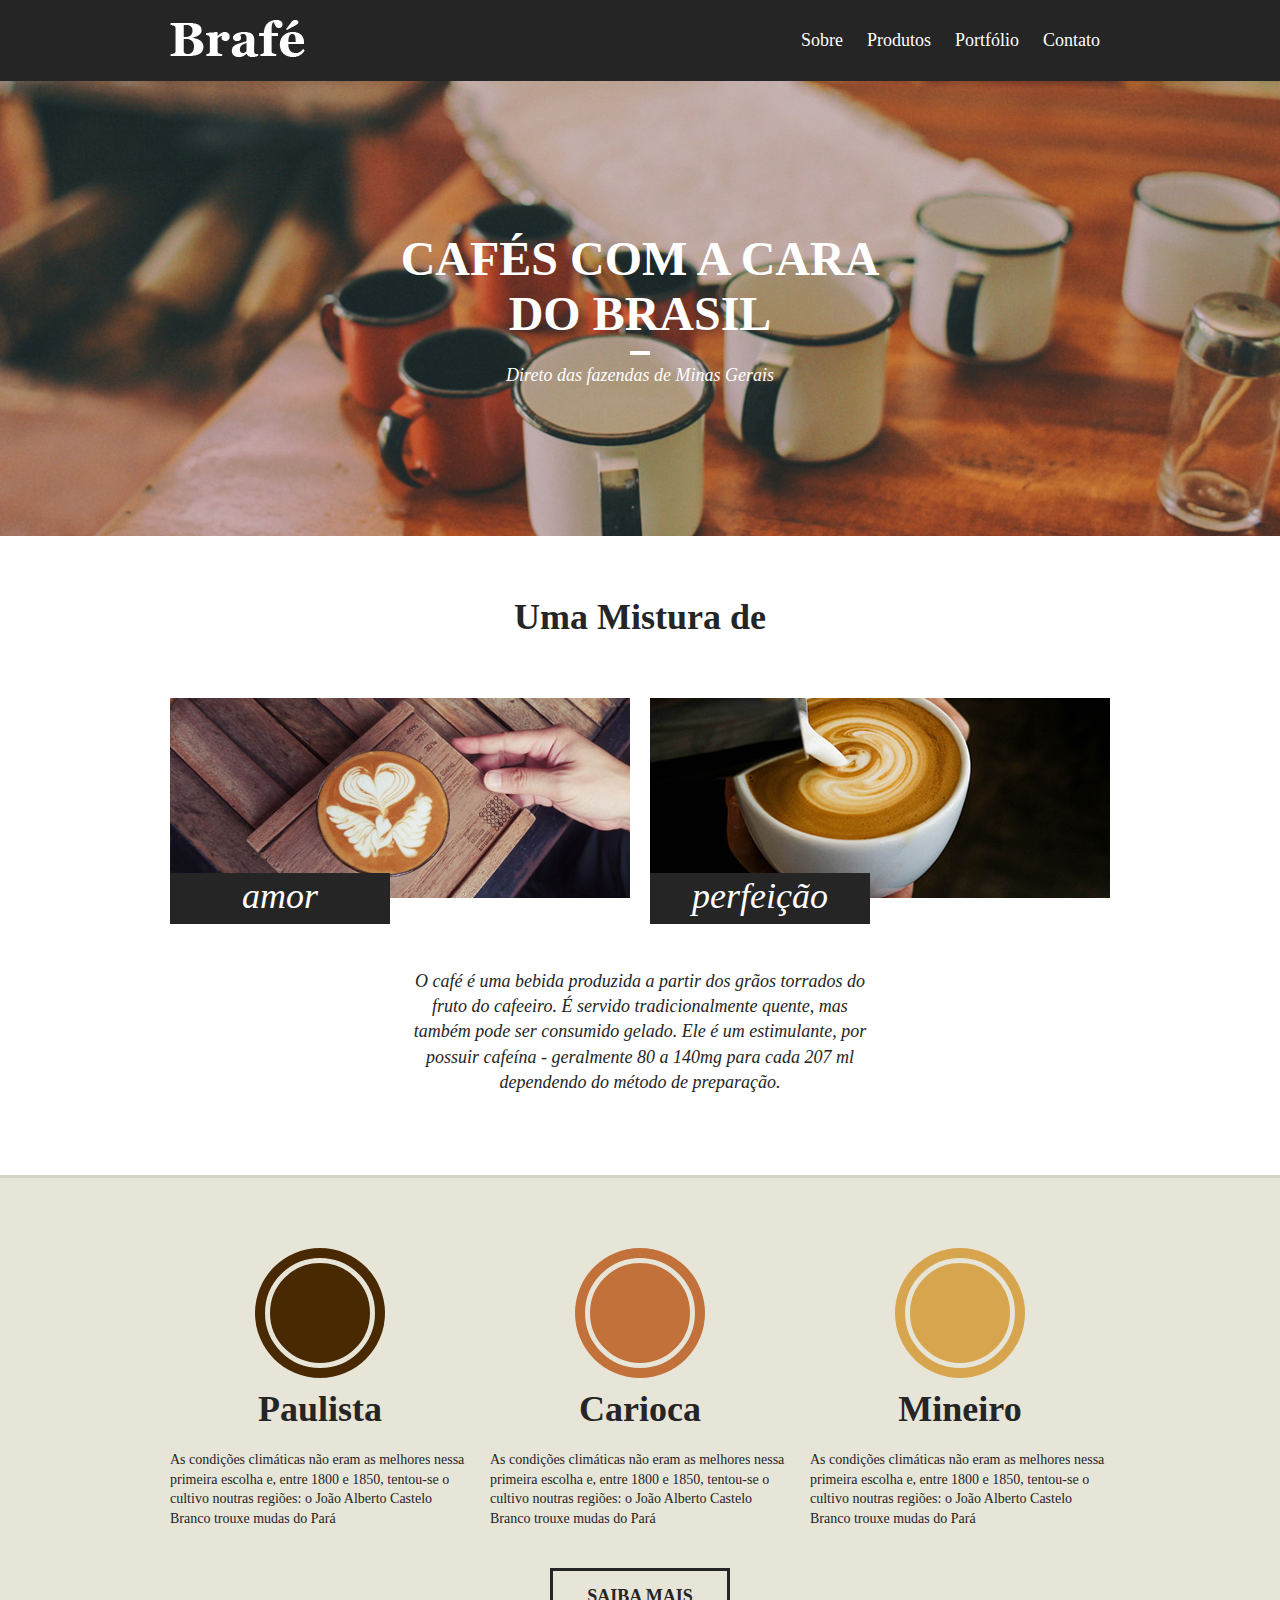
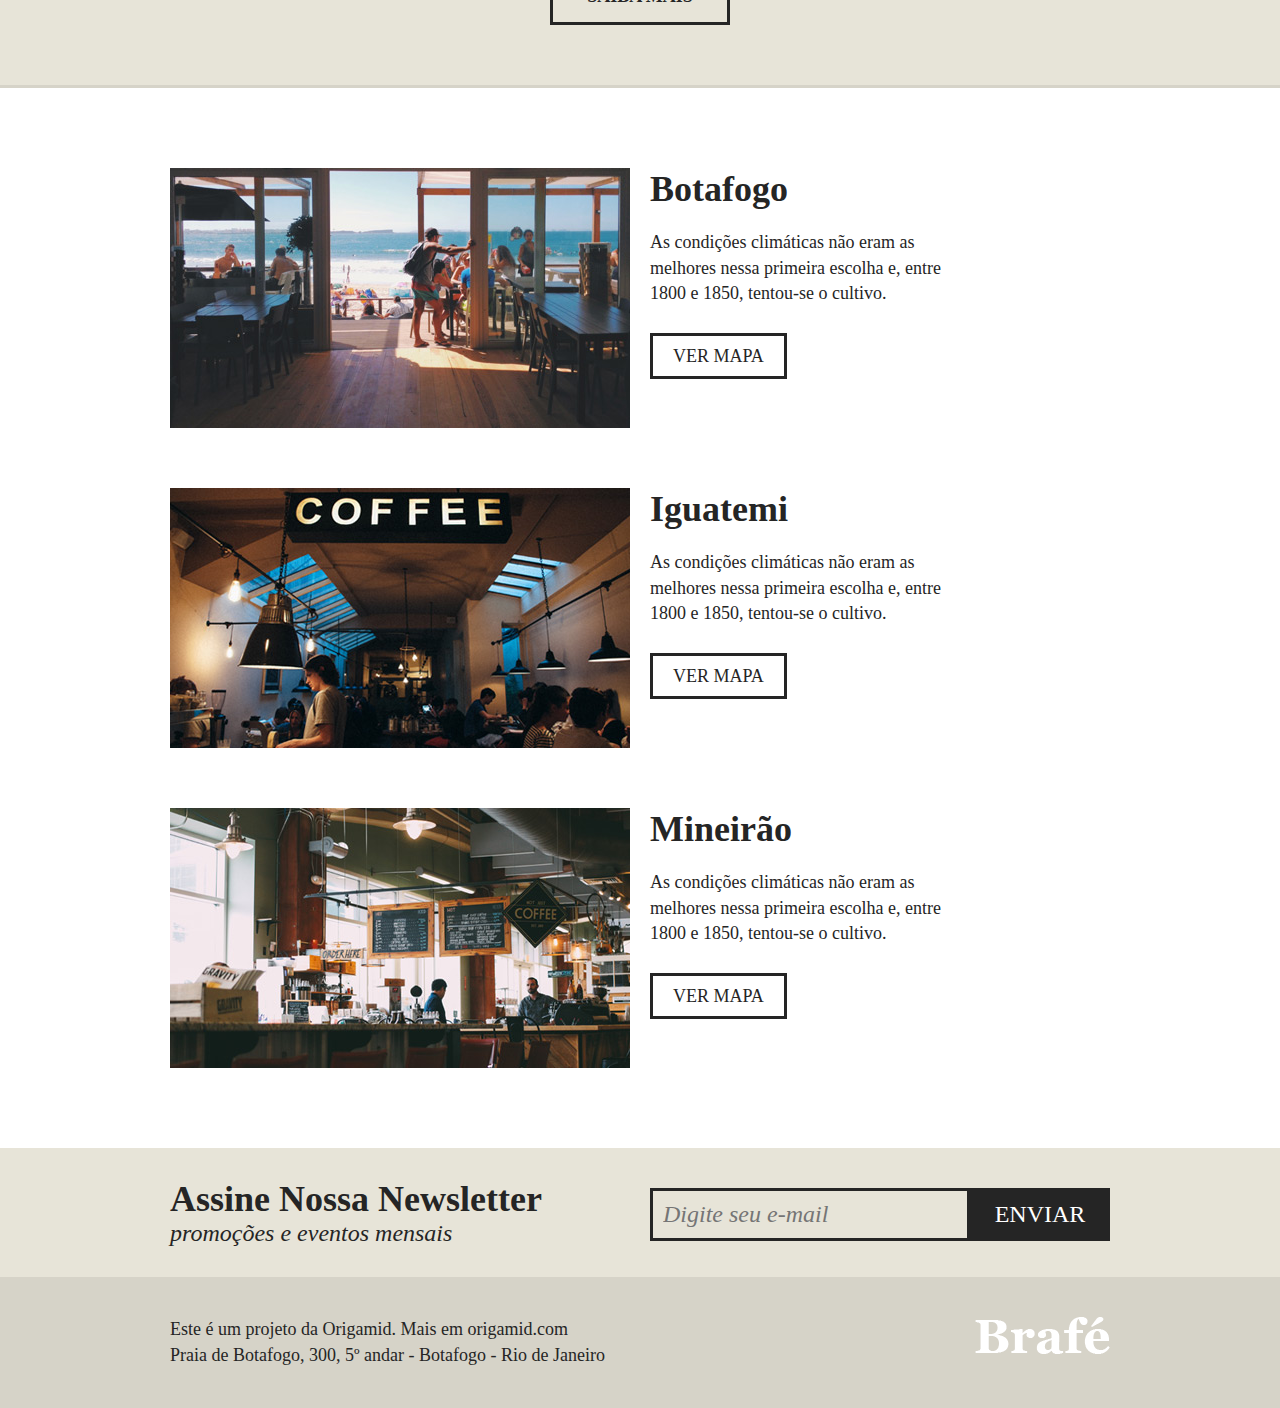
<file: index.html>
<!DOCTYPE html>
<html>
  <head>
    <meta charset="utf-8" />
    <meta http-equiv="X-UA-Compatible" content="IE=edge" />
    <title>Brafé 1</title>
    <meta
      name="viewport"
      content="width=device-width, initial-scale=1, shrink-to-fit=no"
    />
    <link
      rel="stylesheet"
      type="text/css"
      media="screen"
      href="css/styles.css"
    />
  </head>
  <body>
    <header class="menu">
      <div class="menu-container">
        <a class="menu-logo" href="#"
          ><img src="assets/brafe.png" alt="Brafé"
        /></a>
        <nav class="menu-nav">
          <ul>
            <li><a href="#">Sobre</a></li>
            <li><a href="#">Produtos</a></li>
            <li><a href="#">Portfólio</a></li>
            <li><a href="#">Contato</a></li>
          </ul>
        </nav>
      </div>
    </header>

    <main class="intro">
      <h1>
        Cafés com a cara<br />
        do Brasil
      </h1>
      <p>Direto das fazendas de Minas Gerais</p>
    </main>

    <section class="sobre">
      <h2>Uma Mistura de</h2>
      <div class="sobre-container">
        <div class="sobre-item">
          <img src="assets/cafe-1.jpg" />
          <h3>amor</h3>
        </div>
        <div class="sobre-item">
          <img src="assets/cafe-2.jpg" />
          <h3>perfeição</h3>
        </div>
      </div>
      <p>
        O café é uma bebida produzida a partir dos grãos torrados do fruto do
        cafeeiro. É servido tradicionalmente quente, mas também pode ser
        consumido gelado. Ele é um estimulante, por possuir cafeína - geralmente
        80 a 140mg para cada 207 ml dependendo do método de preparação.
      </p>
    </section>

    <section class="produtos">
      <div class="produtos-container">
        <div class="produtos-item">
          <h2 class="produtos-paulista">Paulista</h2>
          <p>
            As condições climáticas não eram as melhores nessa primeira escolha
            e, entre 1800 e 1850, tentou-se o cultivo noutras regiões: o João
            Alberto Castelo Branco trouxe mudas do Pará
          </p>
        </div>
        <div class="produtos-item">
          <h2 class="produtos-carioca">Carioca</h2>
          <p>
            As condições climáticas não eram as melhores nessa primeira escolha
            e, entre 1800 e 1850, tentou-se o cultivo noutras regiões: o João
            Alberto Castelo Branco trouxe mudas do Pará
          </p>
        </div>
        <div class="produtos-item">
          <h2 class="produtos-mineiro">Mineiro</h2>
          <p>
            As condições climáticas não eram as melhores nessa primeira escolha
            e, entre 1800 e 1850, tentou-se o cultivo noutras regiões: o João
            Alberto Castelo Branco trouxe mudas do Pará
          </p>
        </div>
      </div>
      <a class="produtos-btn" href="#">Saiba mais</a>
    </section>

    <section class="locais">
      <div class="locais-item">
        <img src="assets/botafogo.jpg" alt="Brafé unidade Botafogo" />
        <div>
          <h2>Botafogo</h2>
          <p>
            As condições climáticas não eram as melhores nessa primeira escolha
            e, entre 1800 e 1850, tentou-se o cultivo.
          </p>
          <a href="#">Ver Mapa</a>
        </div>
      </div>
      <div class="locais-item">
        <img src="assets/iguatemi.jpg" alt="Brafé unidade Iguatemi" />
        <div>
          <h2>Iguatemi</h2>
          <p>
            As condições climáticas não eram as melhores nessa primeira escolha
            e, entre 1800 e 1850, tentou-se o cultivo.
          </p>
          <a href="#">Ver Mapa</a>
        </div>
      </div>
      <div class="locais-item">
        <img src="assets/mineirao.jpg" alt="Brafé unidade Mineirão" />
        <div>
          <h2>Mineirão</h2>
          <p>
            As condições climáticas não eram as melhores nessa primeira escolha
            e, entre 1800 e 1850, tentou-se o cultivo.
          </p>
          <a href="#">Ver Mapa</a>
        </div>
      </div>
    </section>

    <section class="assine">
      <div class="assine-container">
        <div class="assine-info">
          <h2>Assine Nossa Newsletter</h2>
          <p>promoções e eventos mensais</p>
        </div>
        <form>
          <label>E-mail</label>
          <input type="text" placeholder="Digite seu e-mail" />
          <button type="submit">Enviar</button>
        </form>
      </div>
    </section>

    <footer class="footer">
      <div class="footer-container">
        <p>
          Este é um projeto da Origamid. Mais em origamid.com<br />
          Praia de Botafogo, 300, 5º andar - Botafogo - Rio de Janeiro
        </p>
        <img src="assets/brafe.png" alt="Brafé" />
      </div>
    </footer>
  </body>
</html>
</file>
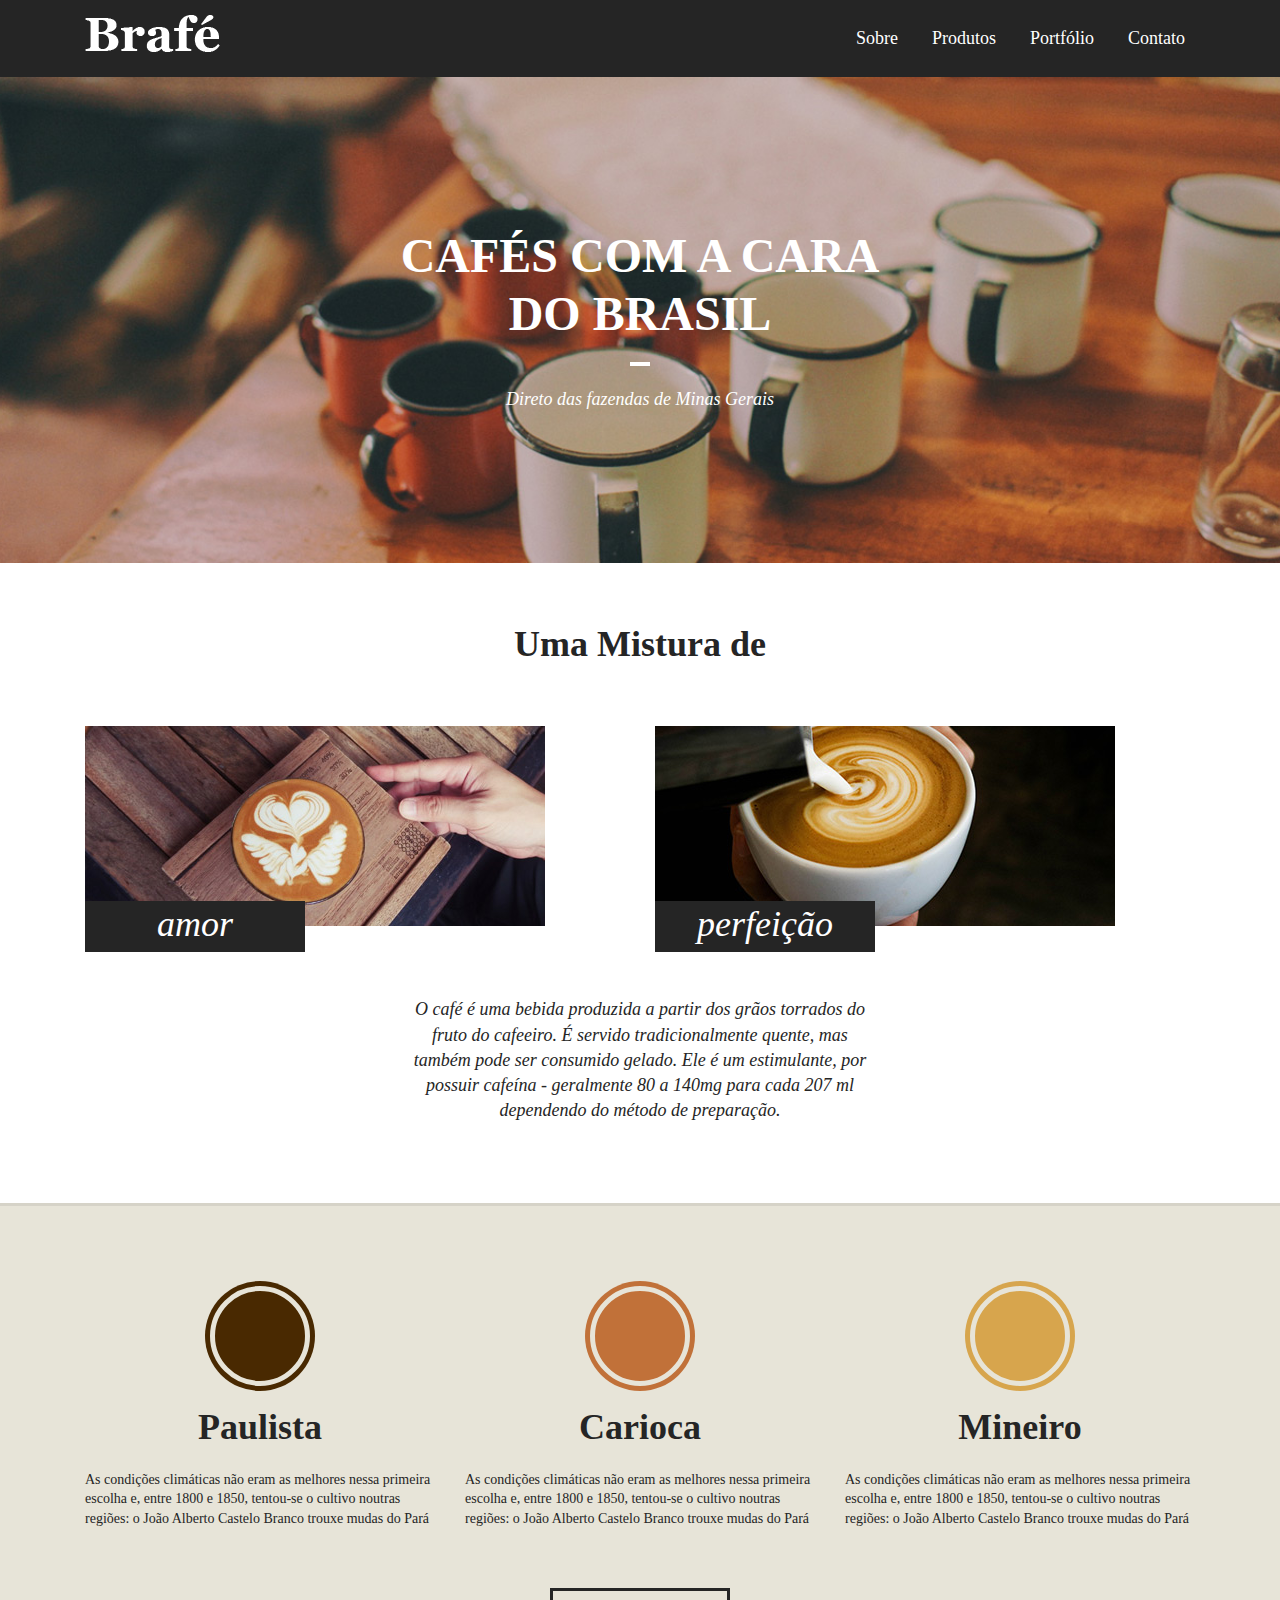
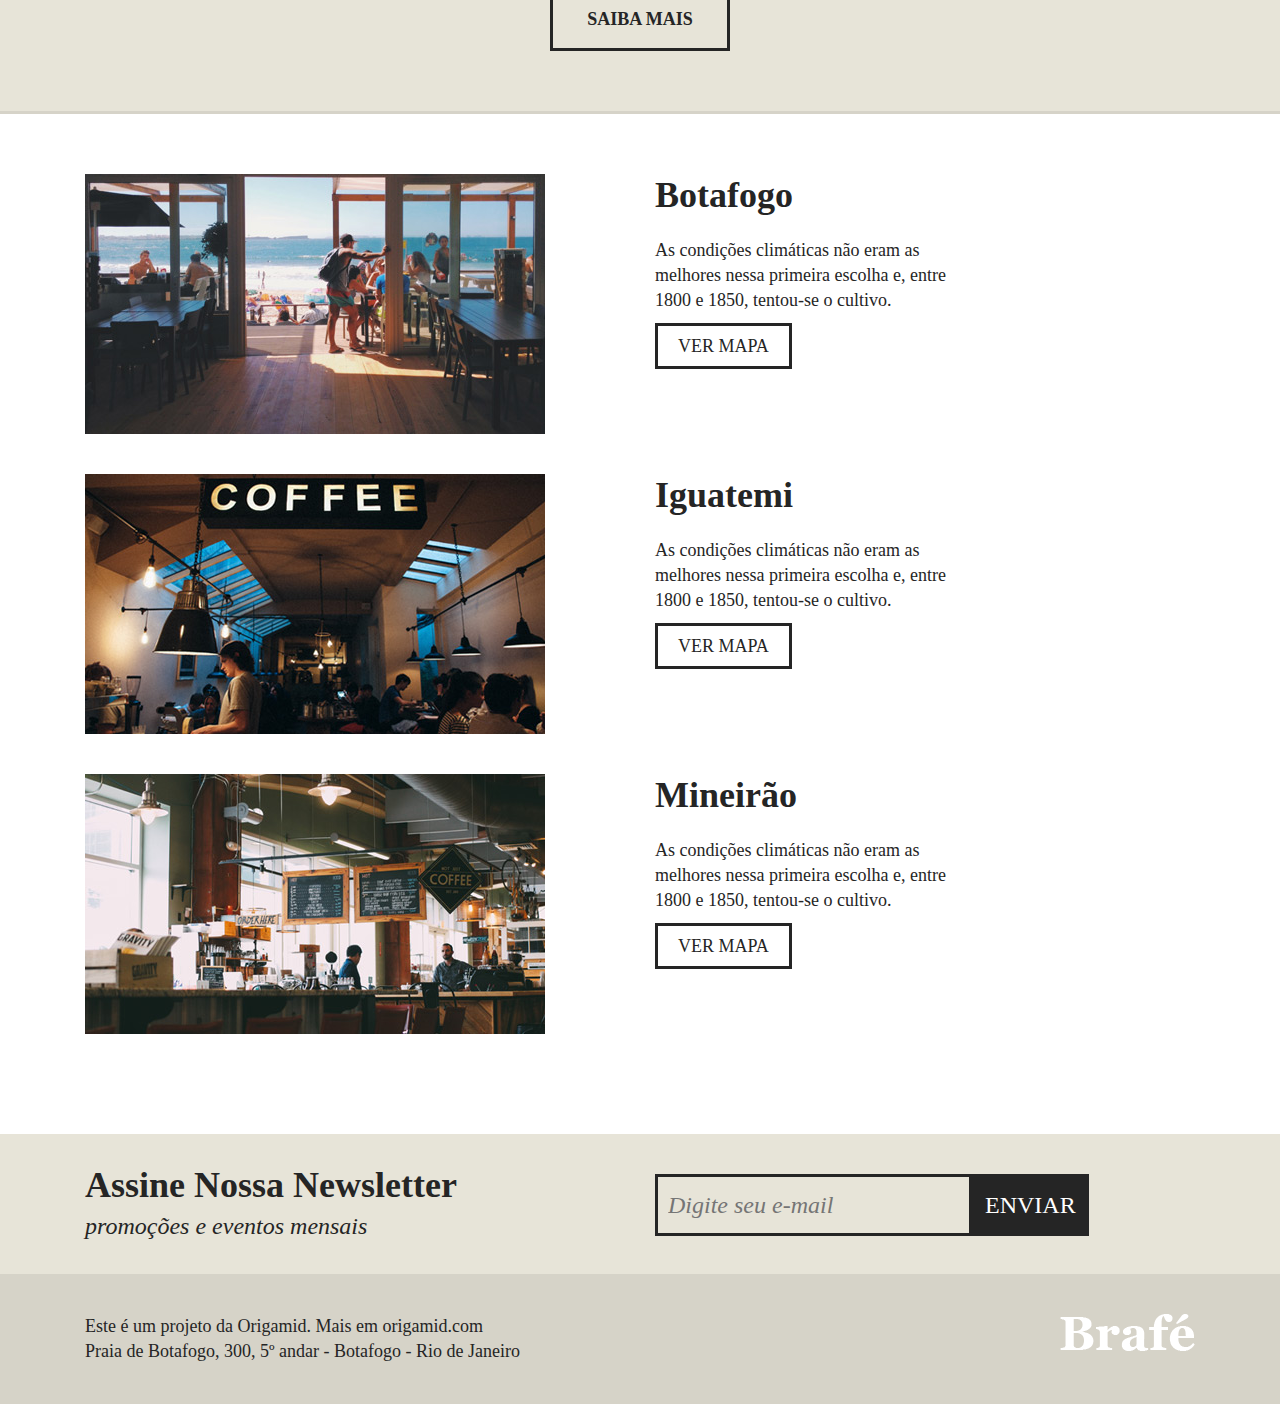
<file: brafe-bootstrap/index.html>
<!DOCTYPE html>
<html>
  <head>
    <meta charset="utf-8" />
    <meta http-equiv="X-UA-Compatible" content="IE=edge" />
    <title>Brafé 1</title>
    <meta
      name="viewport"
      content="width=device-width, initial-scale=1, shrink-to-fit=no"
    />
    <link
      rel="stylesheet"
      type="text/css"
      media="screen"
      href="css/bootstrap.min.css"
    />
    <link
      rel="stylesheet"
      type="text/css"
      media="screen"
      href="css/styles.css"
    />
  </head>
  <body>
    <header class="menu">
      <div class="container">
        <div class="row">
          <a class="menu-logo col-md-4" href="#"
            ><img src="assets/brafe.png" alt="Brafé"
          /></a>
          <nav class="menu-nav col-md-8">
            <ul>
              <li><a href="#">Sobre</a></li>
              <li><a href="#">Produtos</a></li>
              <li><a href="#">Portfólio</a></li>
              <li><a href="#">Contato</a></li>
            </ul>
          </nav>
        </div>
      </div>
    </header>

    <main class="intro">
      <h1>
        Cafés com a cara<br />
        do Brasil
      </h1>
      <p>Direto das fazendas de Minas Gerais</p>
    </main>

    <section class="sobre container">
      <h2>Uma Mistura de</h2>
      <div class="row">
        <div class="col-sm sobre-item">
          <img src="assets/cafe-1.jpg" />
          <h3>amor</h3>
        </div>
        <div class="col-sm sobre-item">
          <img src="assets/cafe-2.jpg" />
          <h3>perfeição</h3>
        </div>
      </div>
      <p>
        O café é uma bebida produzida a partir dos grãos torrados do fruto do
        cafeeiro. É servido tradicionalmente quente, mas também pode ser
        consumido gelado. Ele é um estimulante, por possuir cafeína - geralmente
        80 a 140mg para cada 207 ml dependendo do método de preparação.
      </p>
    </section>

    <section class="produtos">
      <div class="container">
        <div class="row">
          <div class="produtos-item col-sm">
            <h2 class="produtos-paulista">Paulista</h2>
            <p>
              As condições climáticas não eram as melhores nessa primeira
              escolha e, entre 1800 e 1850, tentou-se o cultivo noutras regiões:
              o João Alberto Castelo Branco trouxe mudas do Pará
            </p>
          </div>
          <div class="produtos-item col-sm">
            <h2 class="produtos-carioca">Carioca</h2>
            <p>
              As condições climáticas não eram as melhores nessa primeira
              escolha e, entre 1800 e 1850, tentou-se o cultivo noutras regiões:
              o João Alberto Castelo Branco trouxe mudas do Pará
            </p>
          </div>
          <div class="produtos-item col-sm">
            <h2 class="produtos-mineiro">Mineiro</h2>
            <p>
              As condições climáticas não eram as melhores nessa primeira
              escolha e, entre 1800 e 1850, tentou-se o cultivo noutras regiões:
              o João Alberto Castelo Branco trouxe mudas do Pará
            </p>
          </div>
        </div>
        <a class="produtos-btn" href="#">Saiba Mais</a>
      </div>
    </section>

    <section class="locais container">
      <div class="locais-item row">
        <div class="col-sm">
          <img src="assets/botafogo.jpg" alt="Brafé unidade Botafogo" />
        </div>
        <div class="col-sm">
          <h2>Botafogo</h2>
          <p>
            As condições climáticas não eram as melhores nessa primeira escolha
            e, entre 1800 e 1850, tentou-se o cultivo.
          </p>
          <a href="#">Ver Mapa</a>
        </div>
      </div>
      <div class="locais-item row">
        <div class="col-sm">
          <img src="assets/iguatemi.jpg" alt="Brafé unidade Iguatemi" />
        </div>
        <div class="col-sm">
          <h2>Iguatemi</h2>
          <p>
            As condições climáticas não eram as melhores nessa primeira escolha
            e, entre 1800 e 1850, tentou-se o cultivo.
          </p>
          <a href="#">Ver Mapa</a>
        </div>
      </div>
      <div class="locais-item row">
        <div class="col-sm">
          <img src="assets/mineirao.jpg" alt="Brafé unidade Mineirão" />
        </div>
        <div class="col-sm">
          <h2>Mineirão</h2>
          <p>
            As condições climáticas não eram as melhores nessa primeira escolha
            e, entre 1800 e 1850, tentou-se o cultivo.
          </p>
          <a href="#">Ver Mapa</a>
        </div>
      </div>
    </section>

    <section class="assine">
      <div class="container">
        <div class="row">
          <div class="assine-info col-sm">
            <h2>Assine Nossa Newsletter</h2>
            <p>promoções e eventos mensais</p>
          </div>
          <form class="col-sm">
            <label>E-mail</label>
            <input type="text" placeholder="Digite seu e-mail" />
            <button type="submit">Enviar</button>
          </form>
        </div>
      </div>
    </section>

    <footer class="footer">
      <div class="container">
        <div class="row">
          <p class="col-sm-8">
            Este é um projeto da Origamid. Mais em origamid.com<br />
            Praia de Botafogo, 300, 5º andar - Botafogo - Rio de Janeiro
          </p>
          <div class="col-sm">
            <img src="assets/brafe.png" alt="Brafé" />
          </div>
        </div>
      </div>
    </footer>
  </body>
</html>
</file>
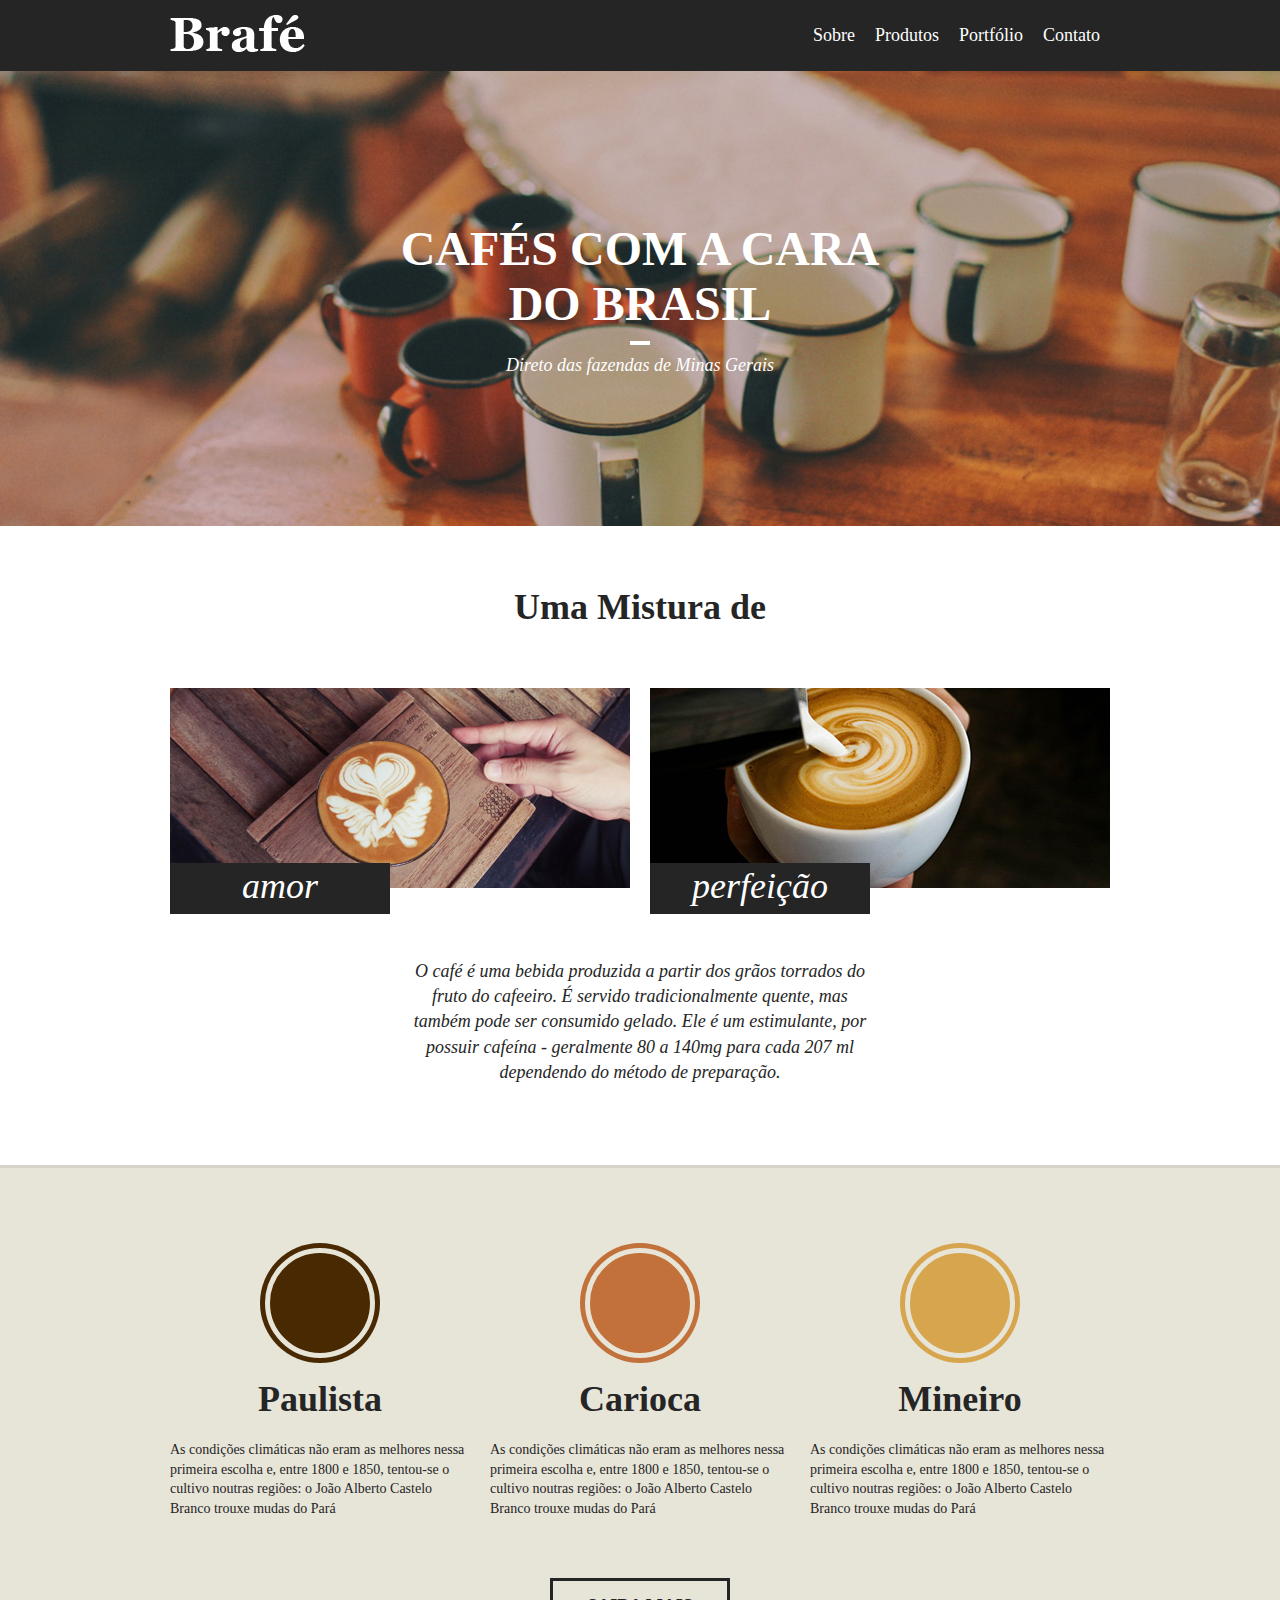
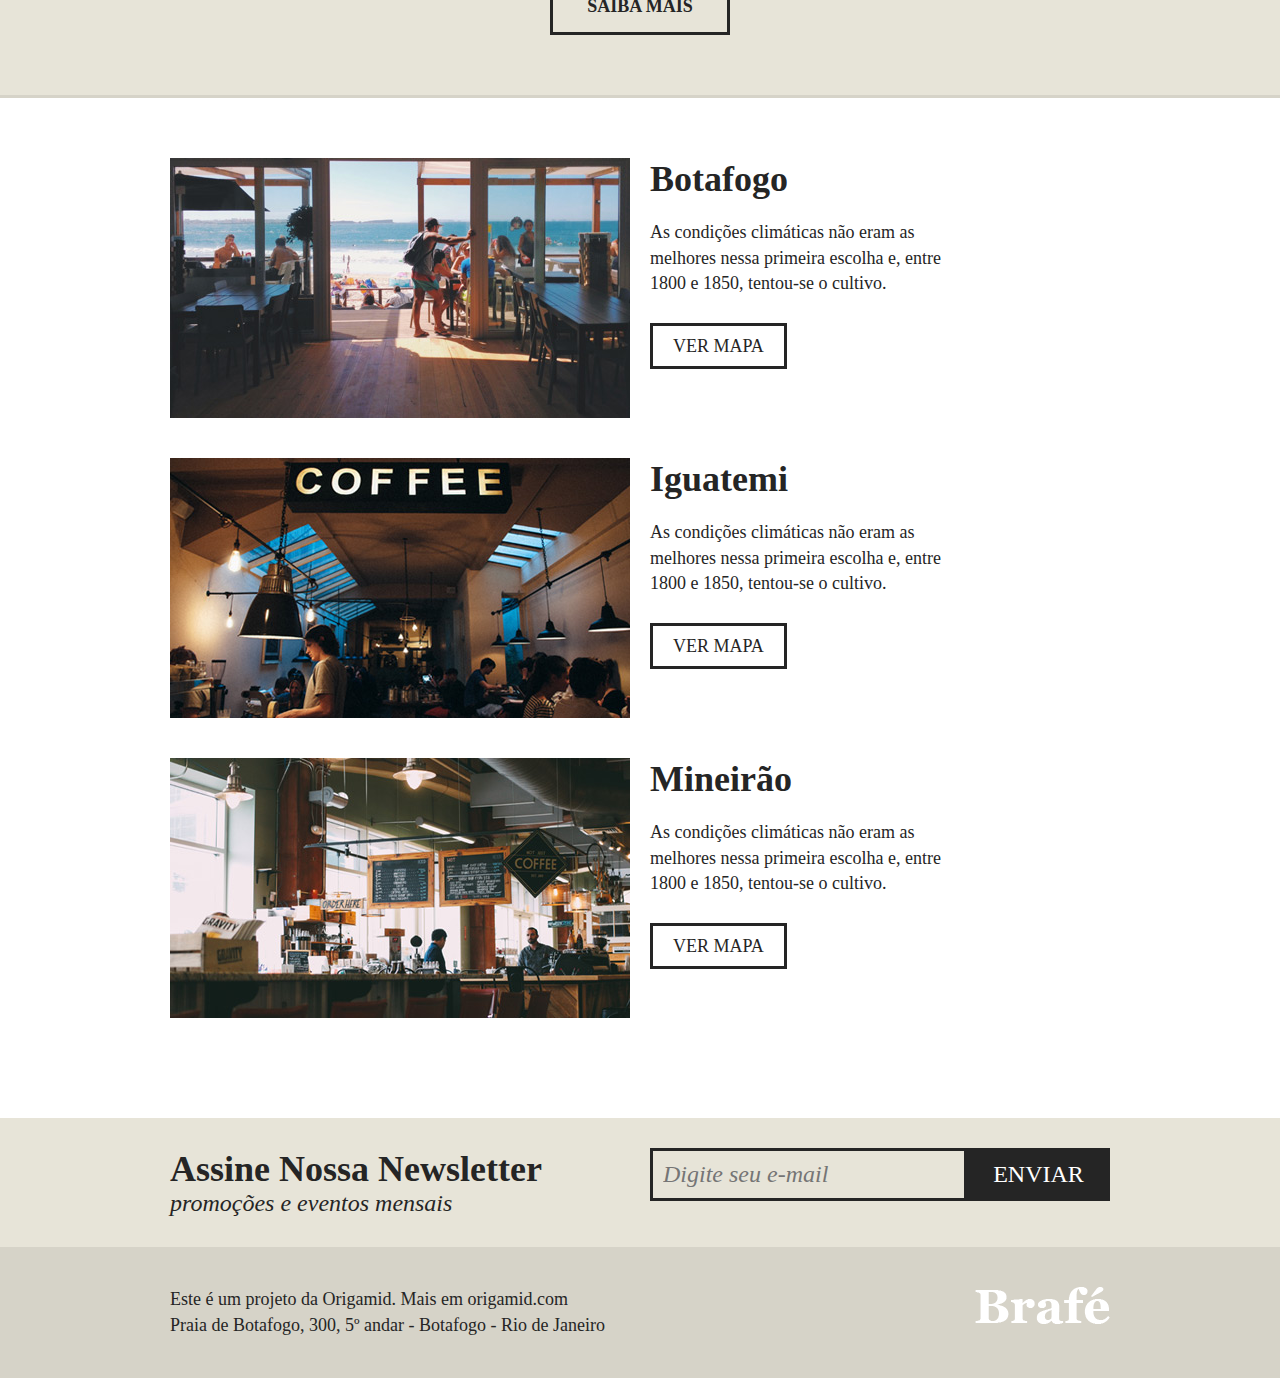
<file: brafe-flexbox/index.html>
<!DOCTYPE html>
<html>
  <head>
    <meta charset="utf-8" />
    <meta http-equiv="X-UA-Compatible" content="IE=edge" />
    <title>Brafé 1</title>
    <meta
      name="viewport"
      content="width=device-width, initial-scale=1, shrink-to-fit=no"
    />
    <link
      rel="stylesheet"
      type="text/css"
      media="screen"
      href="css/styles.css"
    />
  </head>
  <body>
    <header class="menu">
      <div class="container">
        <a class="menu-logo" href="#"
          ><img src="assets/brafe.png" alt="Brafé"
        /></a>
        <nav class="menu-nav">
          <ul>
            <li><a href="#">Sobre</a></li>
            <li><a href="#">Produtos</a></li>
            <li><a href="#">Portfólio</a></li>
            <li><a href="#">Contato</a></li>
          </ul>
        </nav>
      </div>
    </header>

    <main class="intro">
      <h1>
        Cafés com a cara<br />
        do Brasil
      </h1>
      <p>Direto das fazendas de Minas Gerais</p>
    </main>

    <section class="sobre">
      <h2>Uma Mistura de</h2>
      <div class="container">
        <div class="sobre-item">
          <img src="assets/cafe-1.jpg" />
          <h3>amor</h3>
        </div>
        <div class="sobre-item">
          <img src="assets/cafe-2.jpg" />
          <h3>perfeição</h3>
        </div>
      </div>
      <p>
        O café é uma bebida produzida a partir dos grãos torrados do fruto do
        cafeeiro. É servido tradicionalmente quente, mas também pode ser
        consumido gelado. Ele é um estimulante, por possuir cafeína - geralmente
        80 a 140mg para cada 207 ml dependendo do método de preparação.
      </p>
    </section>

    <section class="produtos">
      <div class="container">
        <div class="produtos-item">
          <h2 class="produtos-paulista">Paulista</h2>
          <p>
            As condições climáticas não eram as melhores nessa primeira escolha
            e, entre 1800 e 1850, tentou-se o cultivo noutras regiões: o João
            Alberto Castelo Branco trouxe mudas do Pará
          </p>
        </div>
        <div class="produtos-item">
          <h2 class="produtos-carioca">Carioca</h2>
          <p>
            As condições climáticas não eram as melhores nessa primeira escolha
            e, entre 1800 e 1850, tentou-se o cultivo noutras regiões: o João
            Alberto Castelo Branco trouxe mudas do Pará
          </p>
        </div>
        <div class="produtos-item">
          <h2 class="produtos-mineiro">Mineiro</h2>
          <p>
            As condições climáticas não eram as melhores nessa primeira escolha
            e, entre 1800 e 1850, tentou-se o cultivo noutras regiões: o João
            Alberto Castelo Branco trouxe mudas do Pará
          </p>
        </div>
      </div>
      <a class="produtos-btn" href="#">Saiba Mais</a>
    </section>

    <section class="locais">
      <div class="locais-item container">
        <div class="locais-img">
          <img src="assets/botafogo.jpg" alt="Brafé unidade Botafogo" />
        </div>
        <div class="locais-info">
          <h2>Botafogo</h2>
          <p>
            As condições climáticas não eram as melhores nessa primeira escolha
            e, entre 1800 e 1850, tentou-se o cultivo.
          </p>
          <a href="#">Ver Mapa</a>
        </div>
      </div>
      <div class="locais-item container">
        <div class="locais-img">
          <img src="assets/iguatemi.jpg" alt="Brafé unidade Iguatemi" />
        </div>
        <div class="locais-info">
          <h2>Iguatemi</h2>
          <p>
            As condições climáticas não eram as melhores nessa primeira escolha
            e, entre 1800 e 1850, tentou-se o cultivo.
          </p>
          <a href="#">Ver Mapa</a>
        </div>
      </div>
      <div class="locais-item container">
        <div class="locais-img">
          <img src="assets/mineirao.jpg" alt="Brafé unidade Mineirão" />
        </div>
        <div class="locais-info">
          <h2>Mineirão</h2>
          <p>
            As condições climáticas não eram as melhores nessa primeira escolha
            e, entre 1800 e 1850, tentou-se o cultivo.
          </p>
          <a href="#">Ver Mapa</a>
        </div>
      </div>
    </section>

    <section class="assine">
      <div class="container">
        <div class="assine-info">
          <h2>Assine Nossa Newsletter</h2>
          <p>promoções e eventos mensais</p>
        </div>
        <form>
          <label>E-mail</label>
          <input type="text" placeholder="Digite seu e-mail" />
          <button type="submit">Enviar</button>
        </form>
      </div>
    </section>

    <footer class="footer">
      <div class="container">
        <p>
          Este é um projeto da Origamid. Mais em origamid.com<br />
          Praia de Botafogo, 300, 5º andar - Botafogo - Rio de Janeiro
        </p>
        <div class="footer-img">
          <img src="assets/brafe.png" alt="Brafé" />
        </div>
      </div>
    </footer>
  </body>
</html>
</file>
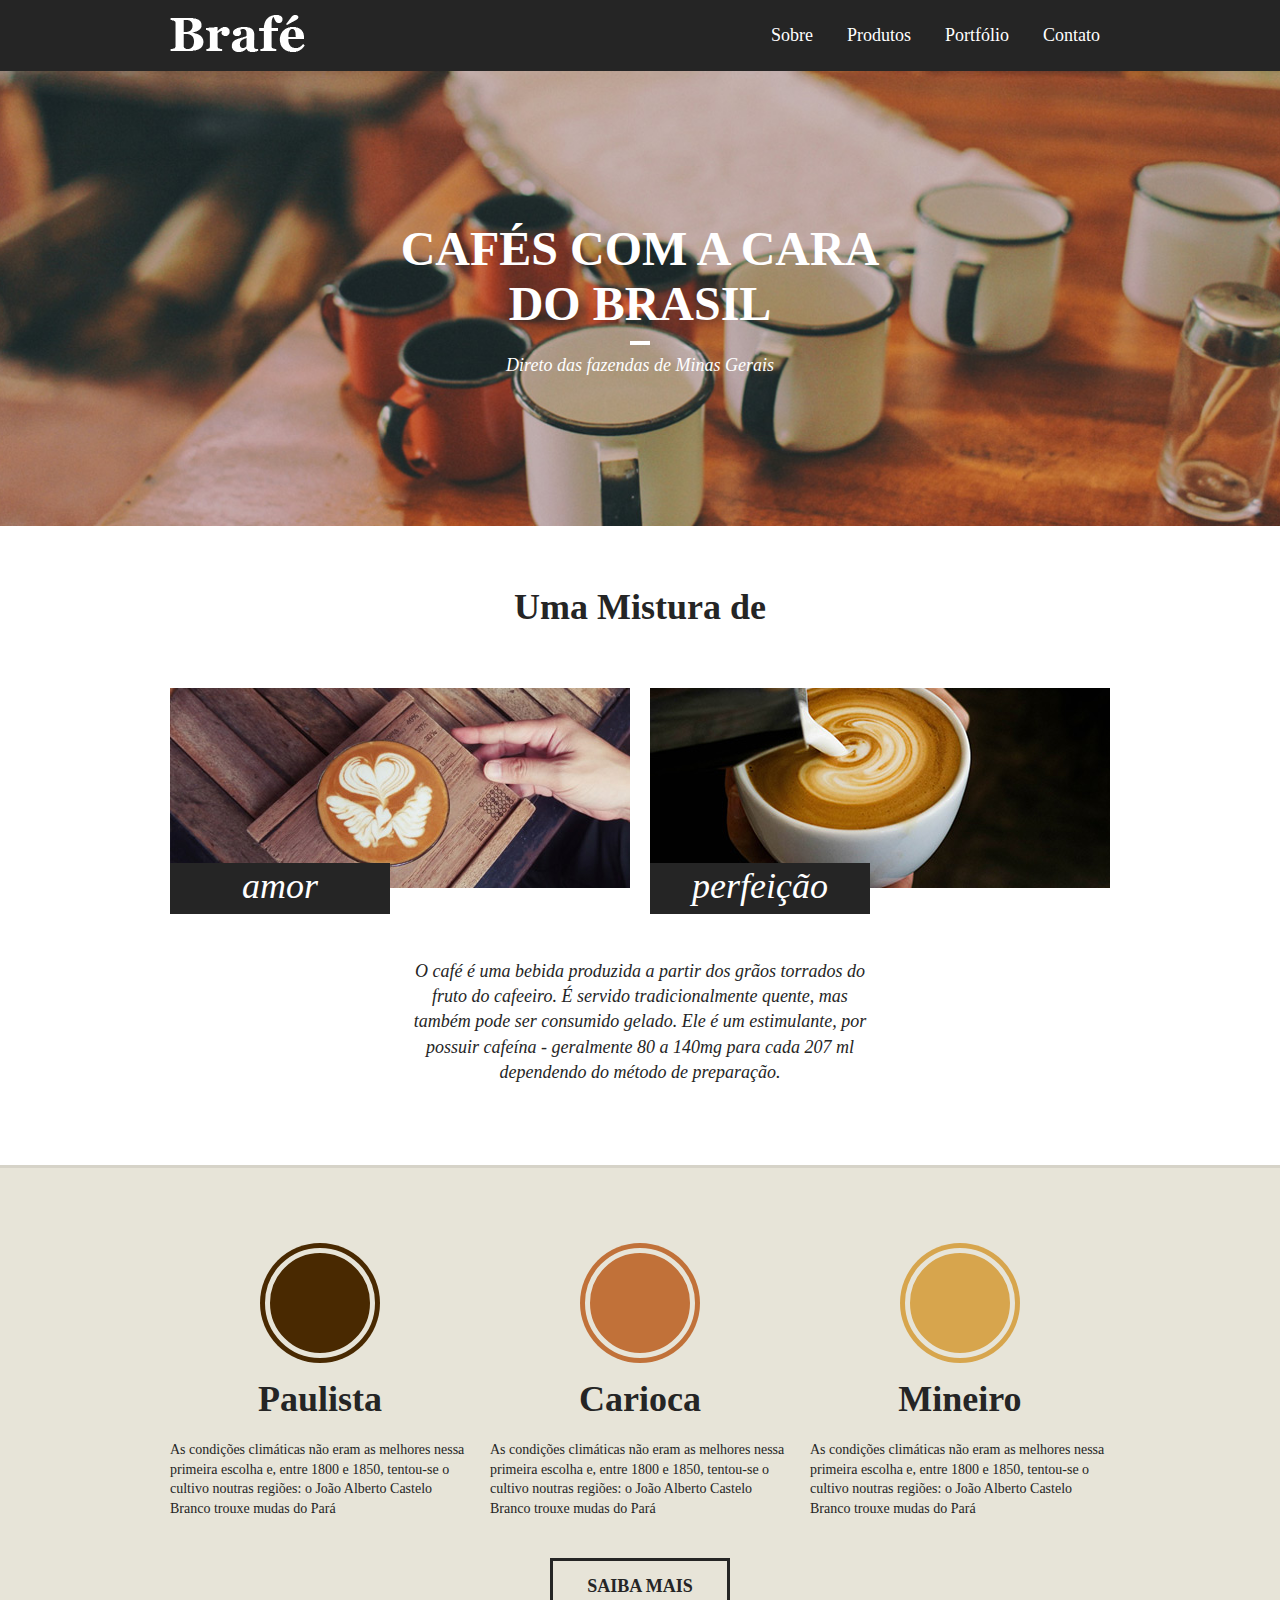
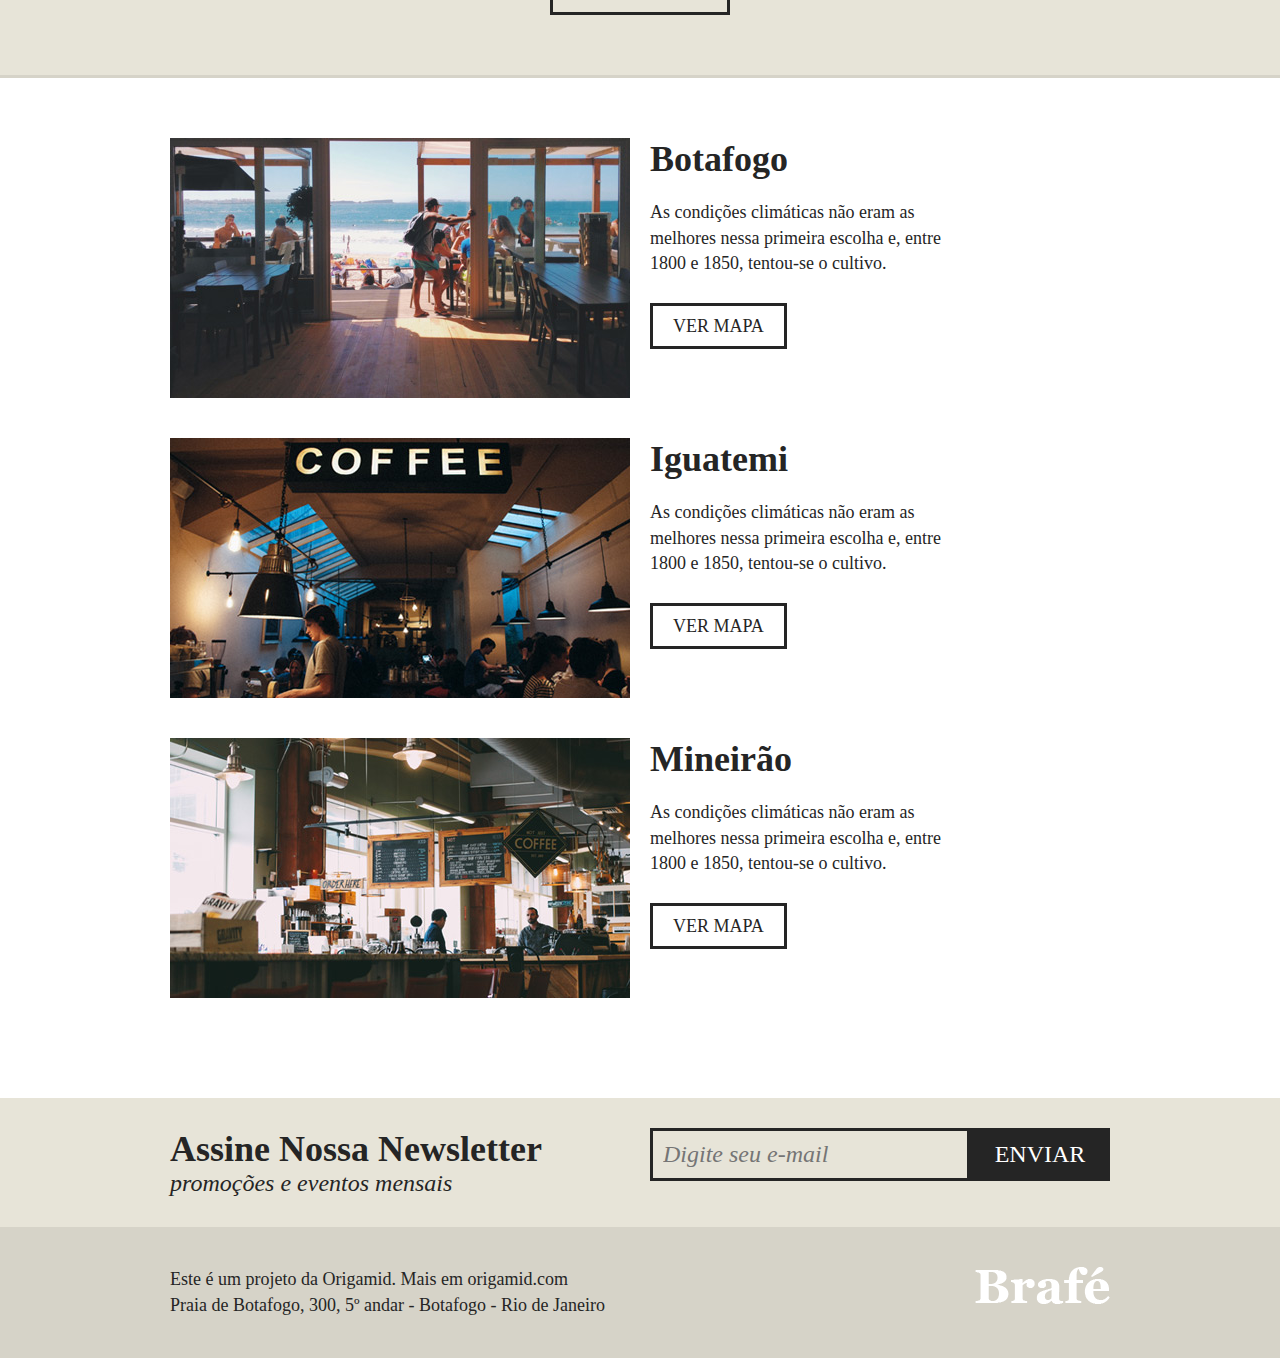
<file: brafe-grid/index.html>
<!DOCTYPE html>
<html>
  <head>
    <meta charset="utf-8" />
    <meta http-equiv="X-UA-Compatible" content="IE=edge" />
    <title>Brafé 1</title>
    <meta
      name="viewport"
      content="width=device-width, initial-scale=1, shrink-to-fit=no"
    />
    <link
      rel="stylesheet"
      type="text/css"
      media="screen"
      href="css/styles.css"
    />
    <link rel="stylesheet" type="text/css" media="screen" href="css/grid.css" />
  </head>
  <body>
    <header class="menu">
      <div class="container">
        <a class="menu-logo grid-4" href="#"
          ><img src="assets/brafe.png" alt="Brafé"
        /></a>
        <nav class="menu-nav grid-8">
          <ul>
            <li><a href="#">Sobre</a></li>
            <li><a href="#">Produtos</a></li>
            <li><a href="#">Portfólio</a></li>
            <li><a href="#">Contato</a></li>
          </ul>
        </nav>
      </div>
    </header>

    <main class="intro">
      <h1>
        Cafés com a cara<br />
        do Brasil
      </h1>
      <p>Direto das fazendas de Minas Gerais</p>
    </main>

    <section class="sobre">
      <h2>Uma Mistura de</h2>
      <div class="container">
        <div class="sobre-item grid-6">
          <img src="assets/cafe-1.jpg" />
          <h3>amor</h3>
        </div>
        <div class="sobre-item grid-6">
          <img src="assets/cafe-2.jpg" />
          <h3>perfeição</h3>
        </div>
      </div>
      <p>
        O café é uma bebida produzida a partir dos grãos torrados do fruto do
        cafeeiro. É servido tradicionalmente quente, mas também pode ser
        consumido gelado. Ele é um estimulante, por possuir cafeína - geralmente
        80 a 140mg para cada 207 ml dependendo do método de preparação.
      </p>
    </section>

    <section class="produtos">
      <div class="container">
        <div class="produtos-item grid-4">
          <h2 class="produtos-paulista">Paulista</h2>
          <p>
            As condições climáticas não eram as melhores nessa primeira escolha
            e, entre 1800 e 1850, tentou-se o cultivo noutras regiões: o João
            Alberto Castelo Branco trouxe mudas do Pará
          </p>
        </div>
        <div class="produtos-item grid-4">
          <h2 class="produtos-carioca">Carioca</h2>
          <p>
            As condições climáticas não eram as melhores nessa primeira escolha
            e, entre 1800 e 1850, tentou-se o cultivo noutras regiões: o João
            Alberto Castelo Branco trouxe mudas do Pará
          </p>
        </div>
        <div class="produtos-item grid-4">
          <h2 class="produtos-mineiro">Mineiro</h2>
          <p>
            As condições climáticas não eram as melhores nessa primeira escolha
            e, entre 1800 e 1850, tentou-se o cultivo noutras regiões: o João
            Alberto Castelo Branco trouxe mudas do Pará
          </p>
        </div>
      </div>
      <a class="produtos-btn" href="#">Saiba Mais</a>
    </section>

    <section class="locais ">
      <div class="locais-item container">
        <div class="grid-6">
          <img src="assets/botafogo.jpg" alt="Brafé unidade Botafogo" />
        </div>
        <div class="grid-6">
          <h2>Botafogo</h2>
          <p>
            As condições climáticas não eram as melhores nessa primeira escolha
            e, entre 1800 e 1850, tentou-se o cultivo.
          </p>
          <a href="#">Ver Mapa</a>
        </div>
      </div>
      <div class="locais-item container">
        <div class="grid-6">
          <img src="assets/iguatemi.jpg" alt="Brafé unidade Iguatemi" />
        </div>
        <div class="grid-6">
          <h2>Iguatemi</h2>
          <p>
            As condições climáticas não eram as melhores nessa primeira escolha
            e, entre 1800 e 1850, tentou-se o cultivo.
          </p>
          <a href="#">Ver Mapa</a>
        </div>
      </div>
      <div class="locais-item container">
        <div class="grid-6">
          <img src="assets/mineirao.jpg" alt="Brafé unidade Mineirão" />
        </div>
        <div class="grid-6">
          <h2>Mineirão</h2>
          <p>
            As condições climáticas não eram as melhores nessa primeira escolha
            e, entre 1800 e 1850, tentou-se o cultivo.
          </p>
          <a href="#">Ver Mapa</a>
        </div>
      </div>
    </section>

    <section class="assine">
      <div class="container">
        <div class="assine-info grid-6">
          <h2>Assine Nossa Newsletter</h2>
          <p>promoções e eventos mensais</p>
        </div>
        <form class="grid-6">
          <label>E-mail</label>
          <input type="text" placeholder="Digite seu e-mail" />
          <button type="submit">Enviar</button>
        </form>
      </div>
    </section>

    <footer class="footer">
      <div class="container">
        <p class="grid-8">
          Este é um projeto da Origamid. Mais em origamid.com<br />
          Praia de Botafogo, 300, 5º andar - Botafogo - Rio de Janeiro
        </p>
        <div class="grid-4">
          <img src="assets/brafe.png" alt="Brafé" />
        </div>
      </div>
    </footer>
  </body>
</html>
</file>
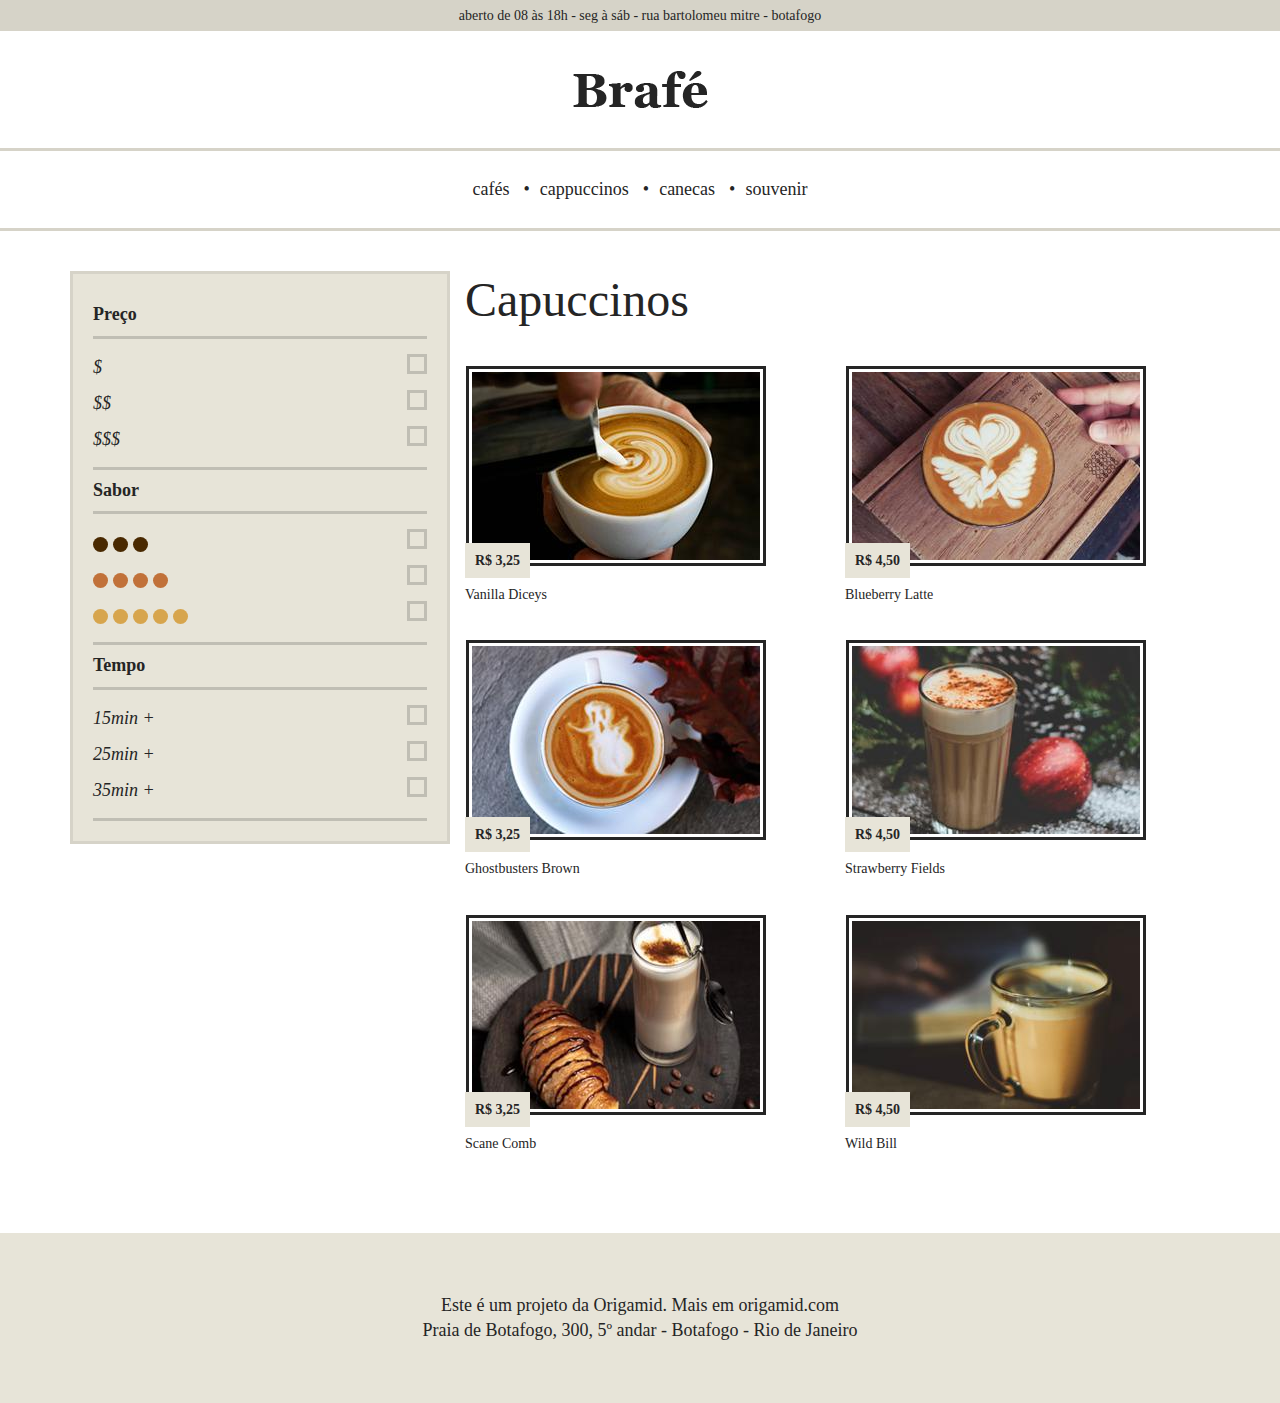
<file: brafe-2/brafe-bootstrap/index.html>
<!DOCTYPE html>
<html>
  <head>
    <meta charset="utf-8" />
    <meta http-equiv="X-UA-Compatible" content="IE=edge" />
    <title>Brafé 2</title>
    <meta
      name="viewport"
      content="width=device-width, initial-scale=1, shrink-to-fit=no"
    />
    <link
      rel="stylesheet"
      type="text/css"
      media="screen"
      href="css/bootstrap.min.css"
    />
    <link
      rel="stylesheet"
      type="text/css"
      media="screen"
      href="css/styles.css"
    />
  </head>
  <body>
    <header>
      <div class="header-info">
        <p>aberto de 08 às 18h - seg à sáb - rua bartolomeu mitre - botafogo</p>
      </div>
      <a class="header-logo" href="index.html"
        ><img src="assets/brafe.png" alt="Brafé"
      /></a>
      <nav class="header-menu">
        <ul>
          <li><a href="#">cafés</a></li>
          <li><a href="#">cappuccinos</a></li>
          <li><a href="#">canecas</a></li>
          <li><a href="#">souvenir</a></li>
        </ul>
      </nav>
    </header>

    <div class="container">
      <div class="row">
        <nav class="filtro col-md-4">
          <h2>Preço</h2>
          <ul>
            <li>$</li>
            <li>$$</li>
            <li>$$$</li>
          </ul>
          <h2>Sabor</h2>
          <ul class="sabor">
            <li><span class="sabor-3">Marrom</span></li>
            <li><span class="sabor-4">Laranja</span></li>
            <li><span class="sabor-5">Amarelo</span></li>
          </ul>
          <h2>Tempo</h2>
          <ul>
            <li>15min +</li>
            <li>25min +</li>
            <li>35min +</li>
          </ul>
        </nav>

        <section class="produtos col-md-8">
          <h1>Capuccinos</h1>
          <ul class="row">
            <li class="col-6">
              <img src="assets/cafe-1.jpg" alt="Café 1" />
              <span>R$ 3,25</span>
              <h2>Vanilla Diceys</h2>
            </li>

            <li class="col-6">
              <img src="assets/cafe-2.jpg" alt="Café 2" />
              <span>R$ 4,50</span>
              <h2>Blueberry Latte</h2>
            </li>

            <li class="col-6">
              <img src="assets/cafe-3.jpg" alt="Café 3" />
              <span>R$ 3,25</span>
              <h2>Ghostbusters Brown</h2>
            </li>

            <li class="col-6">
              <img src="assets/cafe-4.jpg" alt="Café 4" />
              <span>R$ 4,50</span>
              <h2>Strawberry Fields</h2>
            </li>

            <li class="col-6">
              <img src="assets/cafe-5.jpg" alt="Café 5" />
              <span>R$ 3,25</span>
              <h2>Scane Comb</h2>
            </li>

            <li class="col-6">
              <img src="assets/cafe-6.jpg" alt="Café 6" />
              <span>R$ 4,50</span>
              <h2>Wild Bill</h2>
            </li>
          </ul>
        </section>
      </div>
    </div>

    <footer class="footer">
      <p>Este é um projeto da Origamid. Mais em origamid.com</p>
      <p>Praia de Botafogo, 300, 5º andar - Botafogo - Rio de Janeiro</p>
    </footer>
  </body>
</html>
</file>
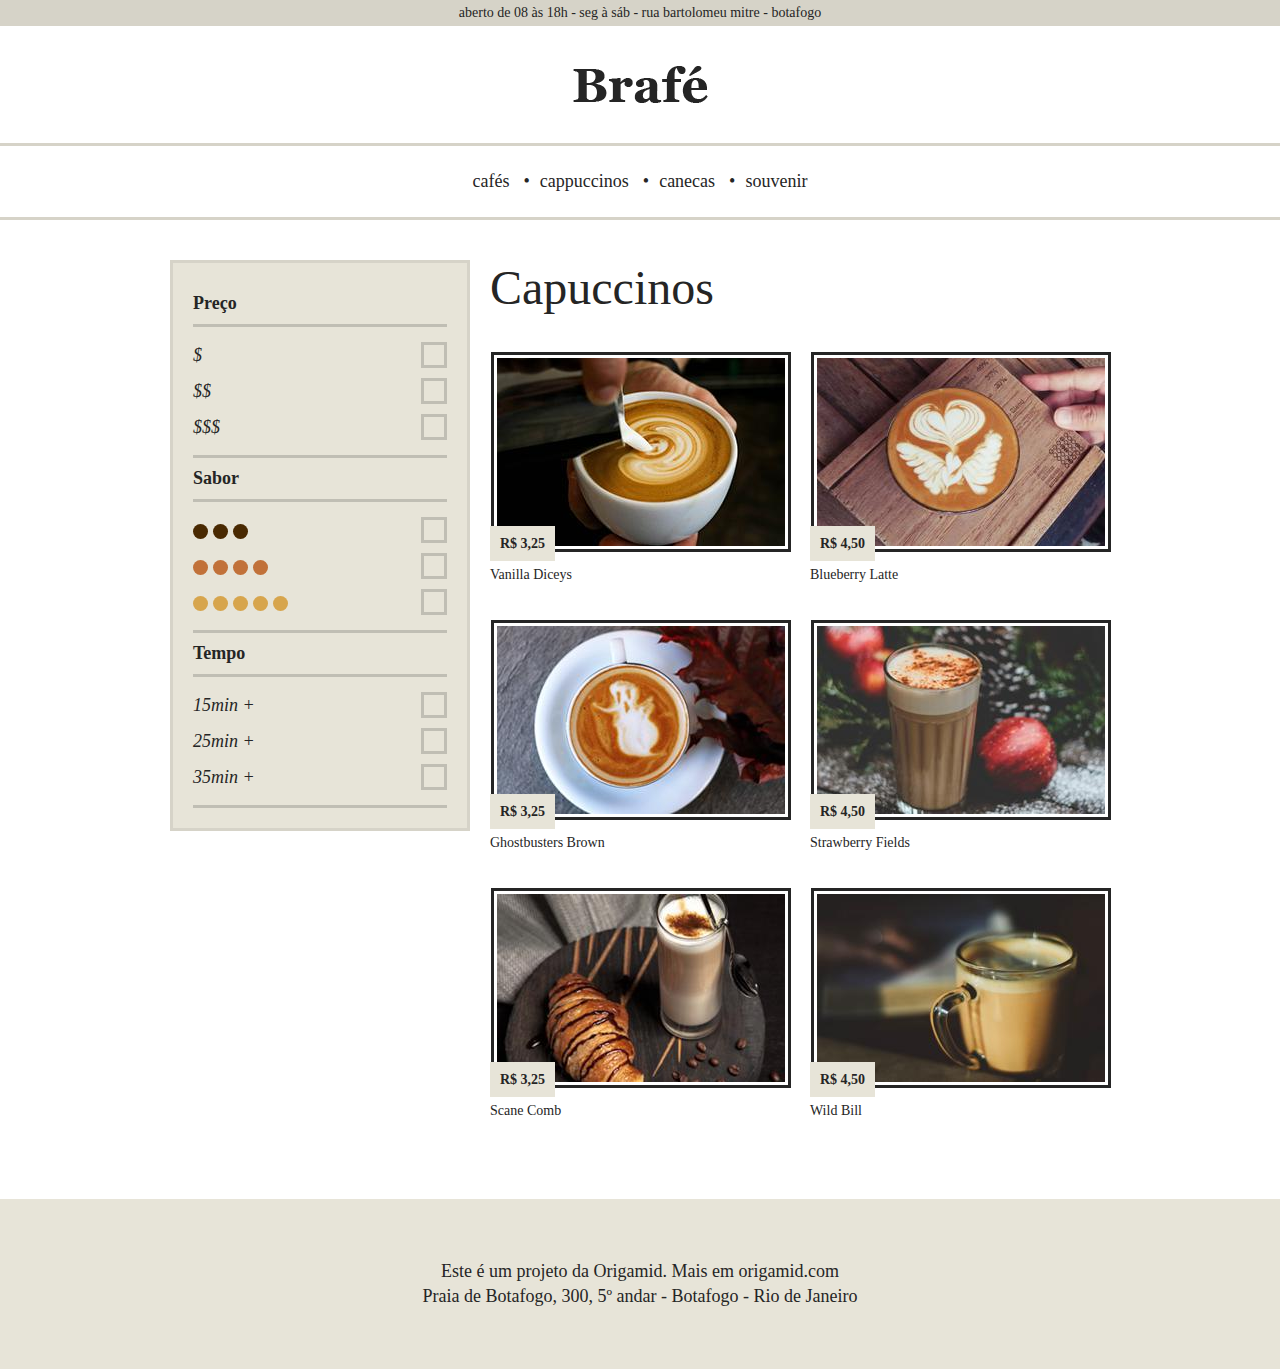
<file: brafe-2/brafe-flexbox/index.html>
<!DOCTYPE html>
<html>
  <head>
    <meta charset="utf-8" />
    <meta http-equiv="X-UA-Compatible" content="IE=edge" />
    <title>Brafé 2</title>
    <meta
      name="viewport"
      content="width=device-width, initial-scale=1, shrink-to-fit=no"
    />
    <link rel="stylesheet" type="text/css" media="screen" href="css/flex.css" />
    <link
      rel="stylesheet"
      type="text/css"
      media="screen"
      href="css/styles.css"
    />
  </head>
  <body>
    <header>
      <div class="header-info">
        <p>aberto de 08 às 18h - seg à sáb - rua bartolomeu mitre - botafogo</p>
      </div>
      <a class="header-logo" href="index.html"
        ><img src="assets/brafe.png" alt="Brafé"
      /></a>
      <nav class="header-menu">
        <ul>
          <li><a href="#">cafés</a></li>
          <li><a href="#">cappuccinos</a></li>
          <li><a href="#">canecas</a></li>
          <li><a href="#">souvenir</a></li>
        </ul>
      </nav>
    </header>

    <div class="flex">
      <nav class="filtro flex-item-4">
        <h2>Preço</h2>
        <ul>
          <li>$</li>
          <li>$$</li>
          <li>$$$</li>
        </ul>
        <h2>Sabor</h2>
        <ul class="sabor">
          <li><span class="sabor-3">Marrom</span></li>
          <li><span class="sabor-4">Laranja</span></li>
          <li><span class="sabor-5">Amarelo</span></li>
        </ul>
        <h2>Tempo</h2>
        <ul>
          <li>15min +</li>
          <li>25min +</li>
          <li>35min +</li>
        </ul>
      </nav>

      <section class="produtos flex-item-8">
        <h1>Capuccinos</h1>
        <ul class="flex-row">
          <li class="flex-item-6">
            <img src="assets/cafe-1.jpg" alt="Café 1" />
            <span>R$ 3,25</span>
            <h2>Vanilla Diceys</h2>
          </li>

          <li class="flex-item-6">
            <img src="assets/cafe-2.jpg" alt="Café 2" />
            <span>R$ 4,50</span>
            <h2>Blueberry Latte</h2>
          </li>

          <li class="flex-item-6">
            <img src="assets/cafe-3.jpg" alt="Café 3" />
            <span>R$ 3,25</span>
            <h2>Ghostbusters Brown</h2>
          </li>

          <li class="flex-item-6">
            <img src="assets/cafe-4.jpg" alt="Café 4" />
            <span>R$ 4,50</span>
            <h2>Strawberry Fields</h2>
          </li>

          <li class="flex-item-6">
            <img src="assets/cafe-5.jpg" alt="Café 5" />
            <span>R$ 3,25</span>
            <h2>Scane Comb</h2>
          </li>

          <li class="flex-item-6">
            <img src="assets/cafe-6.jpg" alt="Café 6" />
            <span>R$ 4,50</span>
            <h2>Wild Bill</h2>
          </li>
        </ul>
      </section>
    </div>

    <footer class="footer">
      <p>Este é um projeto da Origamid. Mais em origamid.com</p>
      <p>Praia de Botafogo, 300, 5º andar - Botafogo - Rio de Janeiro</p>
    </footer>
  </body>
</html>
</file>
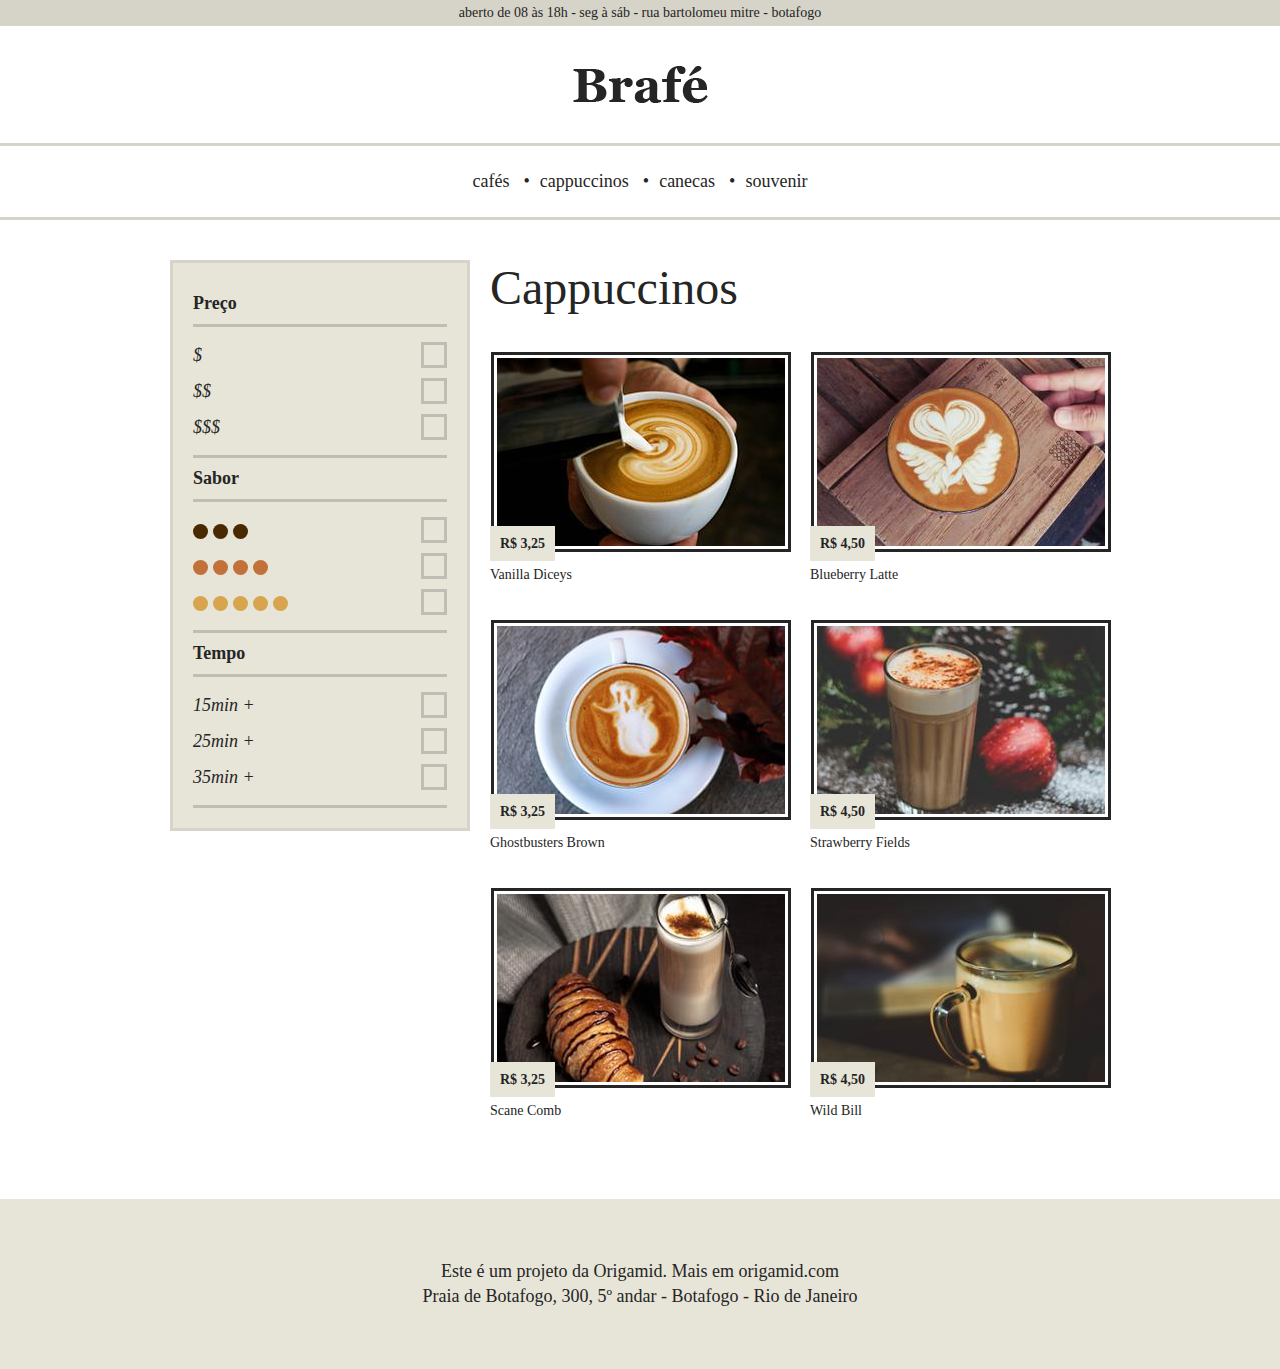
<file: brafe-2/brafe-grid/index.html>
<!DOCTYPE html>
<html>
  <head>
    <meta charset="utf-8" />
    <meta http-equiv="X-UA-Compatible" content="IE=edge" />
    <title>Brafé 2</title>
    <meta
      name="viewport"
      content="width=device-width, initial-scale=1, shrink-to-fit=no"
    />
    <link rel="stylesheet" type="text/css" media="screen" href="css/grid.css" />
    <link
      rel="stylesheet"
      type="text/css"
      media="screen"
      href="css/styles.css"
    />
  </head>
  <body>
    <header>
      <div class="header-info">
        <p>aberto de 08 às 18h - seg à sáb - rua bartolomeu mitre - botafogo</p>
      </div>
      <a class="header-logo" href="index.html"
        ><img src="assets/brafe.png" alt="Brafé"
      /></a>
      <nav class="header-menu">
        <ul>
          <li><a href="#">cafés</a></li>
          <li><a href="#">cappuccinos</a></li>
          <li><a href="#">canecas</a></li>
          <li><a href="#">souvenir</a></li>
        </ul>
      </nav>
    </header>

    <div class="container">
      <nav class="filtro grid-4">
        <h2>Preço</h2>
        <ul>
          <li>$</li>
          <li>$$</li>
          <li>$$$</li>
        </ul>

        <h2>Sabor</h2>
        <ul class="sabor">
          <li><span class="sabor-3">Marrom</span></li>
          <li><span class="sabor-4">Laranja</span></li>
          <li><span class="sabor-5">Amarelo</span></li>
        </ul>

        <h2>Tempo</h2>
        <ul>
          <li>15min +</li>
          <li>25min +</li>
          <li>35min +</li>
        </ul>
      </nav>

      <section class="produtos grid-8">
        <h1>Cappuccinos</h1>
        <ul class="row-mobile">
          <li class="grid-mobile-6">
            <img src="assets/cafe-1.jpg" alt="Café 1" />
            <span>R$ 3,25</span>
            <h2>Vanilla Diceys</h2>
          </li>
          <li class="grid-mobile-6">
            <img src="assets/cafe-2.jpg" alt="Café 2" />
            <span>R$ 4,50</span>
            <h2>Blueberry Latte</h2>
          </li>
          <li class="grid-mobile-6">
            <img src="assets/cafe-3.jpg" alt="Café 3" />
            <span>R$ 3,25</span>
            <h2>Ghostbusters Brown</h2>
          </li>
          <li class="grid-mobile-6">
            <img src="assets/cafe-4.jpg" alt="Café 4" />
            <span>R$ 4,50</span>
            <h2>Strawberry Fields</h2>
          </li>
          <li class="grid-mobile-6">
            <img src="assets/cafe-5.jpg" alt="Café 5" />
            <span>R$ 3,25</span>
            <h2>Scane Comb</h2>
          </li>
          <li class="grid-mobile-6">
            <img src="assets/cafe-6.jpg" alt="Café 6" />
            <span>R$ 4,50</span>
            <h2>Wild Bill</h2>
          </li>
        </ul>
      </section>
    </div>

    <footer class="footer">
      <p>Este é um projeto da Origamid. Mais em origamid.com</p>
      <p>Praia de Botafogo, 300, 5º andar - Botafogo - Rio de Janeiro</p>
    </footer>
  </body>
</html>
</file>
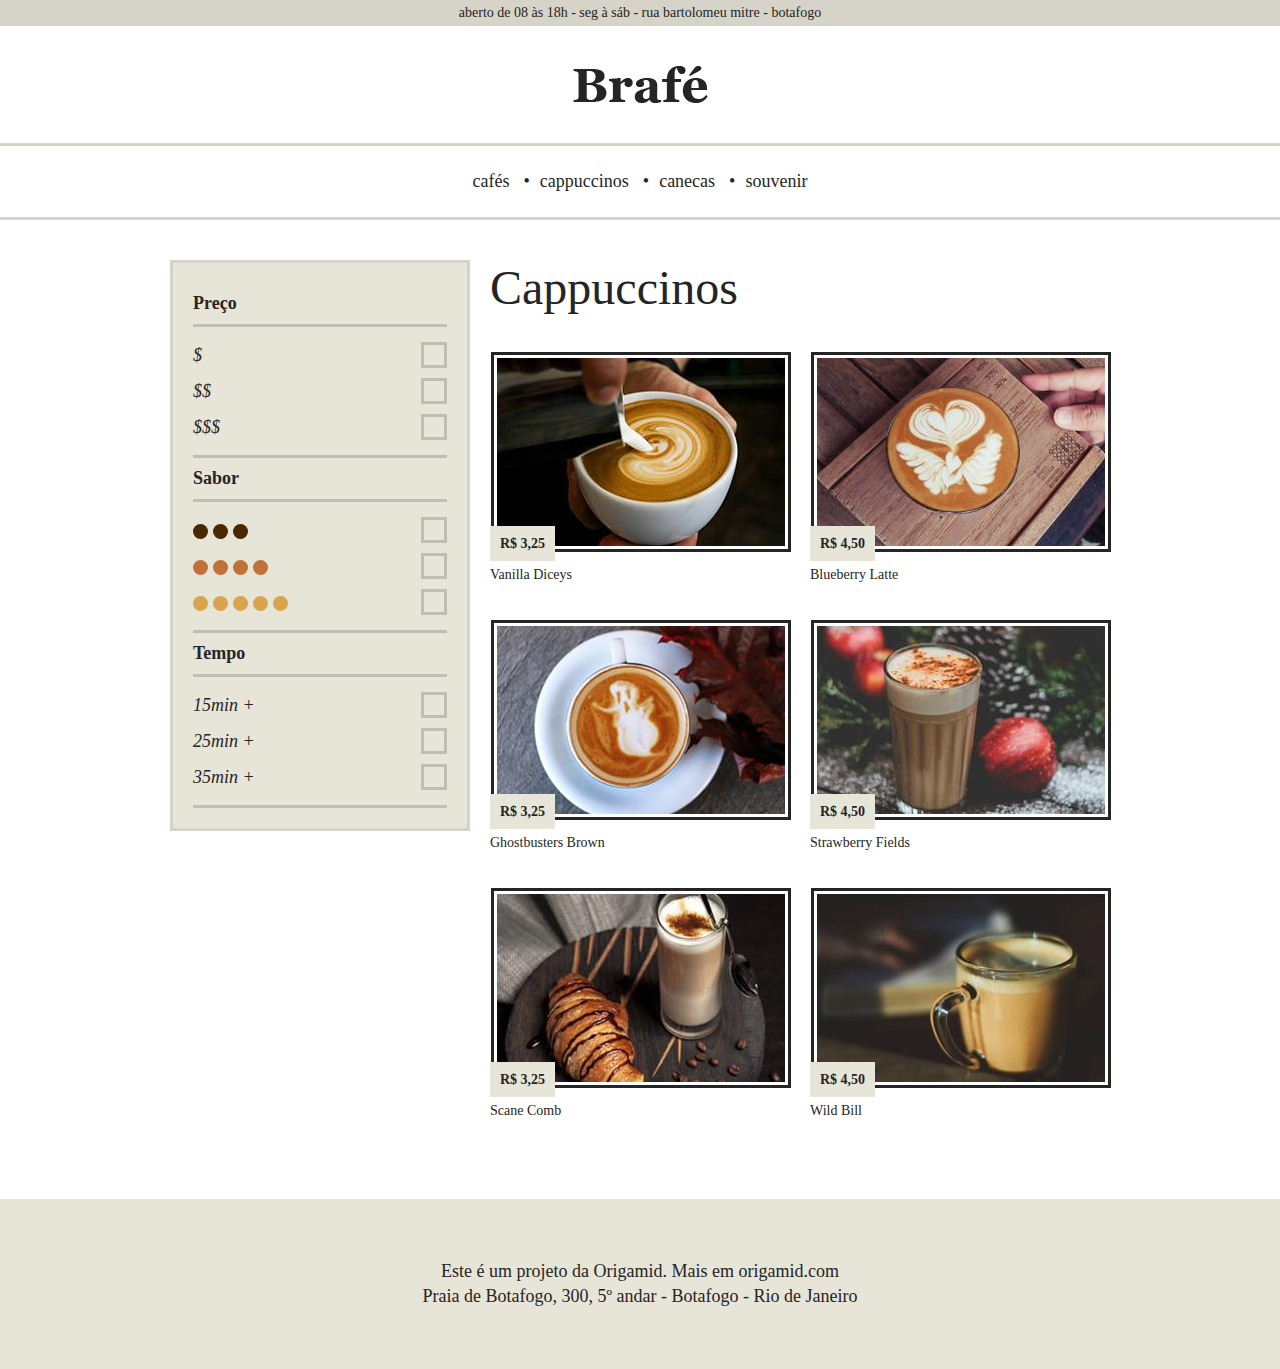
<file: brafe-2/brafe-puro/index.html>
<!DOCTYPE html>
<html>
  <head>
    <meta charset="utf-8" />
    <meta http-equiv="X-UA-Compatible" content="IE=edge" />
    <title>Brafé 2</title>
    <meta
      name="viewport"
      content="width=device-width, initial-scale=1, shrink-to-fit=no"
    />
    <link
      rel="stylesheet"
      type="text/css"
      media="screen"
      href="css/styles.css"
    />
  </head>
  <body>
    <header>
      <div class="header-info">
        <p>aberto de 08 às 18h - seg à sáb - rua bartolomeu mitre - botafogo</p>
      </div>
      <a class="header-logo" href="index.html"
        ><img src="assets/brafe.png" alt="Brafé"
      /></a>
      <nav class="header-menu">
        <ul>
          <li><a href="#">cafés</a></li>
          <li><a href="#">cappuccinos</a></li>
          <li><a href="#">canecas</a></li>
          <li><a href="#">souvenir</a></li>
        </ul>
      </nav>
    </header>

    <div class="container">
      <nav class="filtro">
        <h2>Preço</h2>
        <ul>
          <li>$</li>
          <li>$$</li>
          <li>$$$</li>
        </ul>

        <h2>Sabor</h2>
        <ul class="sabor">
          <li><span class="sabor-3">Marrom</span></li>
          <li><span class="sabor-4">Laranja</span></li>
          <li><span class="sabor-5">Amarelo</span></li>
        </ul>

        <h2>Tempo</h2>
        <ul>
          <li>15min +</li>
          <li>25min +</li>
          <li>35min +</li>
        </ul>
      </nav>

      <section class="produtos">
        <h1>Cappuccinos</h1>
        <ul>
          <li>
            <img src="assets/cafe-1.jpg" alt="Café 1" />
            <span>R$ 3,25</span>
            <h2>Vanilla Diceys</h2>
          </li>
          <li>
            <img src="assets/cafe-2.jpg" alt="Café 2" />
            <span>R$ 4,50</span>
            <h2>Blueberry Latte</h2>
          </li>
          <li>
            <img src="assets/cafe-3.jpg" alt="Café 3" />
            <span>R$ 3,25</span>
            <h2>Ghostbusters Brown</h2>
          </li>
          <li>
            <img src="assets/cafe-4.jpg" alt="Café 4" />
            <span>R$ 4,50</span>
            <h2>Strawberry Fields</h2>
          </li>
          <li>
            <img src="assets/cafe-5.jpg" alt="Café 5" />
            <span>R$ 3,25</span>
            <h2>Scane Comb</h2>
          </li>
          <li>
            <img src="assets/cafe-6.jpg" alt="Café 6" />
            <span>R$ 4,50</span>
            <h2>Wild Bill</h2>
          </li>
        </ul>
      </section>
    </div>

    <footer class="footer">
      <p>Este é um projeto da Origamid. Mais em origamid.com</p>
      <p>Praia de Botafogo, 300, 5º andar - Botafogo - Rio de Janeiro</p>
    </footer>
  </body>
</html>
</file>
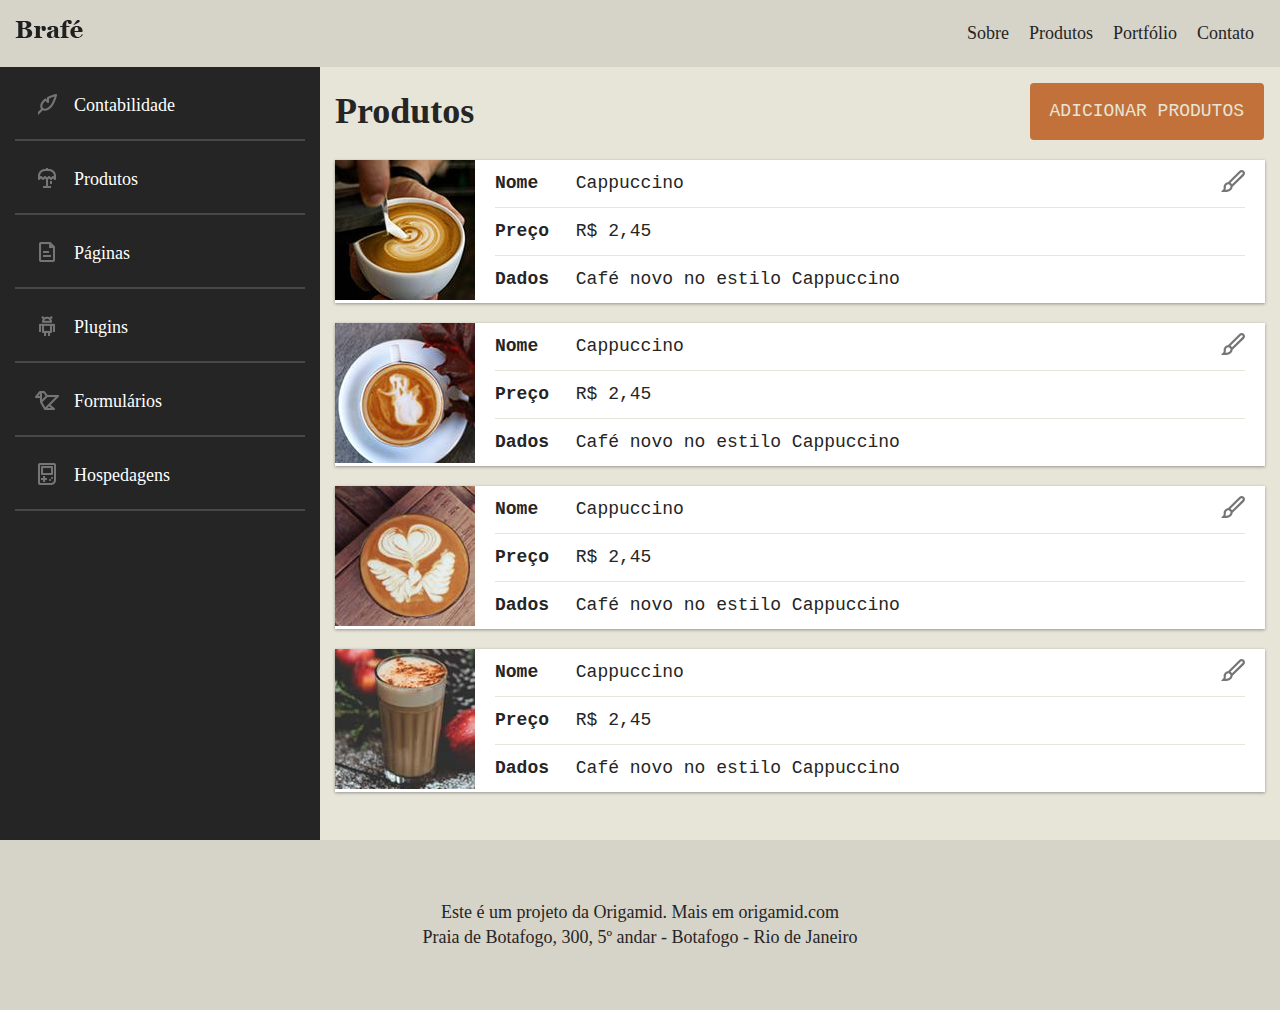
<file: brafe-3/brafe-bootstrap/index.html>
<!DOCTYPE html>
<html>
  <head>
    <meta charset="utf-8" />
    <meta http-equiv="X-UA-Compatible" content="IE=edge" />
    <title>Brafé 3</title>
    <meta
      name="viewport"
      content="width=device-width, initial-scale=1, shrink-to-fit=no"
    />
    <link
      rel="stylesheet"
      type="text/css"
      media="screen"
      href="css/bootstrap.min.css"
    />
    <link
      rel="stylesheet"
      type="text/css"
      media="screen"
      href="css/styles.css"
    />
  </head>
  <body>
    <header class="header">
      <div class="container-fluid">
        <div class="row">
          <a class="header-logo mr-auto col-md-4" href="#"
            ><img src="assets/brafe.png" alt="Brafé"
          /></a>
          <nav class="header-menu mr-3 ml-3">
            <ul>
              <li><a href="#">Sobre</a></li>
              <li><a href="#">Produtos</a></li>
              <li><a href="#">Portfólio</a></li>
              <li><a href="#">Contato</a></li>
            </ul>
          </nav>
        </div>
      </div>
    </header>

    <main class="main-container container-fluid">
      <div class="row">
        <nav class="side-nav col-md-4 col-xl-3">
          <ul>
            <li><a class="nav-contabilidade" href="#">Contabilidade</a></li>
            <li><a class="nav-produtos" href="#">Produtos</a></li>
            <li><a class="nav-paginas" href="#">Páginas</a></li>
            <li><a class="nav-plugins" href="#">Plugins</a></li>
            <li><a class="nav-formularios" href="#">Formulários</a></li>
            <li><a class="nav-hospedagens" href="#">Hospedagens</a></li>
          </ul>
        </nav>

        <section class="produtos col-md-8 col-xl-9 mb-5">
          <header class="row align-items-center mt-3">
            <h1 class="col">Produtos</h1>
            <a class="adicionar-produtos mr-3 ml-3" href="#"
              >Adicionar Produtos</a
            >
          </header>

          <ul>
            <li class="produtos-item">
              <div class="media">
                <img src="assets/cafe-1.jpg" alt="Café 1" />
                <ul class="media-body">
                  <li><span>Nome</span> Cappuccino</li>
                  <li><span>Preço</span> R$ 2,45</li>
                  <li><span>Dados</span> Café novo no estilo Cappuccino</li>
                </ul>
                <a href="#">Editar</a>
              </div>
            </li>

            <li class="produtos-item">
              <div class="media">
                <img src="assets/cafe-2.jpg" alt="Café 2" />
                <ul class="media-body">
                  <li><span>Nome</span> Cappuccino</li>
                  <li><span>Preço</span> R$ 2,45</li>
                  <li><span>Dados</span> Café novo no estilo Cappuccino</li>
                </ul>
                <a href="#">Editar</a>
              </div>
            </li>

            <li class="produtos-item">
              <div class="media">
                <img src="assets/cafe-3.jpg" alt="Café 3" />
                <ul class="media-body">
                  <li><span>Nome</span> Cappuccino</li>
                  <li><span>Preço</span> R$ 2,45</li>
                  <li><span>Dados</span> Café novo no estilo Cappuccino</li>
                </ul>
                <a href="#">Editar</a>
              </div>
            </li>

            <li class="produtos-item">
              <div class="media">
                <img src="assets/cafe-4.jpg" alt="Café 4" />
                <ul class="media-body">
                  <li><span>Nome</span> Cappuccino</li>
                  <li><span>Preço</span> R$ 2,45</li>
                  <li><span>Dados</span> Café novo no estilo Cappuccino</li>
                </ul>
                <a href="#">Editar</a>
              </div>
            </li>
          </ul>
        </section>
      </div>
    </main>

    <footer class="footer">
      <p>Este é um projeto da Origamid. Mais em origamid.com</p>
      <p>Praia de Botafogo, 300, 5º andar - Botafogo - Rio de Janeiro</p>
    </footer>
  </body>
</html>
</file>
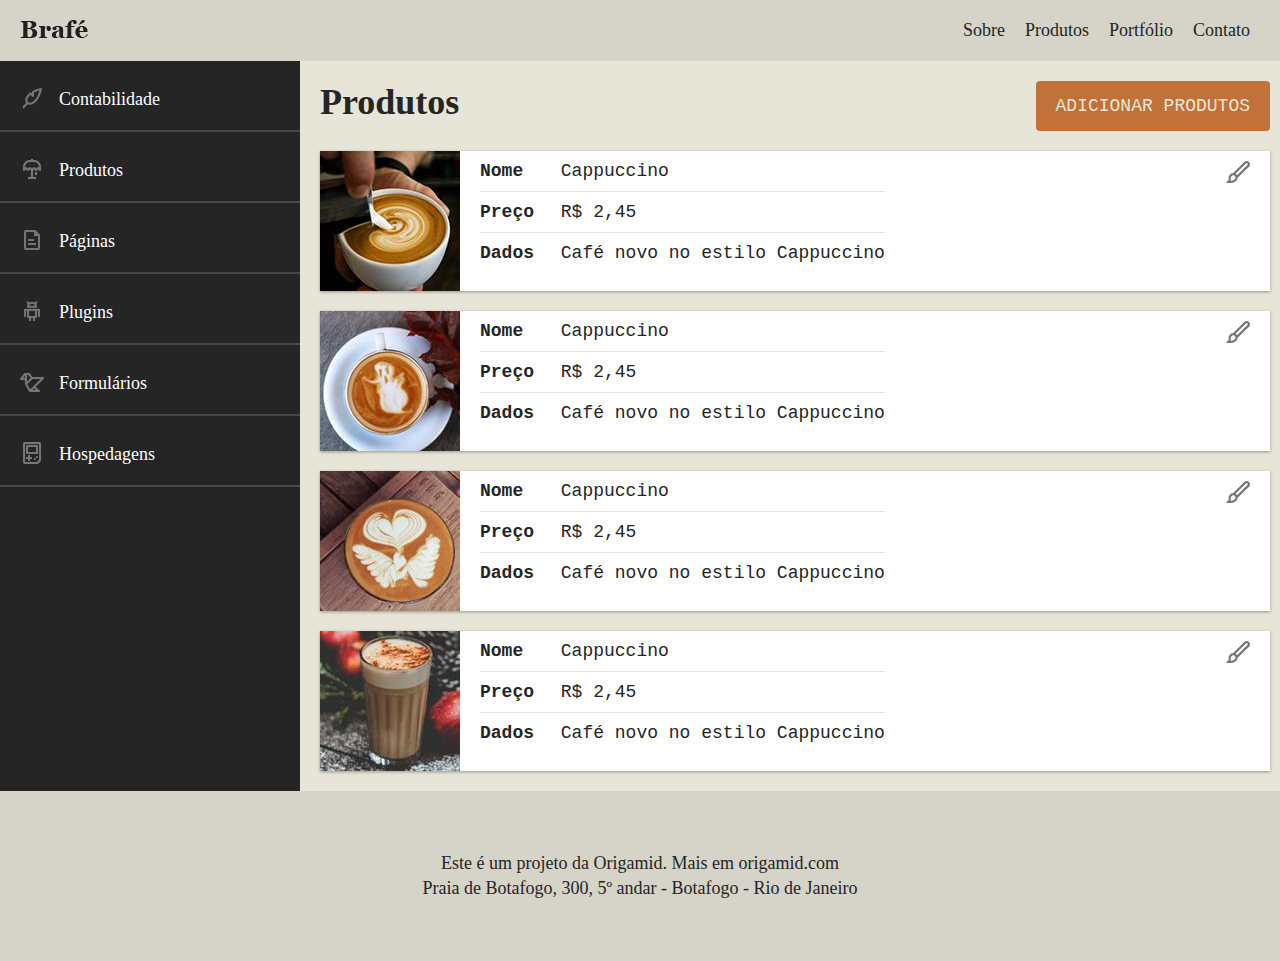
<file: brafe-3/brafe-flexbox/index.html>
<!DOCTYPE html>
<html>
  <head>
    <meta charset="utf-8" />
    <meta http-equiv="X-UA-Compatible" content="IE=edge" />
    <title>Brafé 3</title>
    <meta
      name="viewport"
      content="width=device-width, initial-scale=1, shrink-to-fit=no"
    />
    <link
      rel="stylesheet"
      type="text/css"
      media="screen"
      href="css/styles.css"
    />
  </head>
  <body>
    <header class="header">
      <a class="header-logo" href="#"
        ><img src="assets/brafe.png" alt="Brafé"
      /></a>
      <nav class="header-menu">
        <ul>
          <li><a href="#">Sobre</a></li>
          <li><a href="#">Produtos</a></li>
          <li><a href="#">Portfólio</a></li>
          <li><a href="#">Contato</a></li>
        </ul>
      </nav>
    </header>

    <main class="main-container">
      <nav class="side-nav">
        <ul>
          <li><a class="nav-contabilidade" href="#">Contabilidade</a></li>
          <li><a class="nav-produtos" href="#">Produtos</a></li>
          <li><a class="nav-paginas" href="#">Páginas</a></li>
          <li><a class="nav-plugins" href="#">Plugins</a></li>
          <li><a class="nav-formularios" href="#">Formulários</a></li>
          <li><a class="nav-hospedagens" href="#">Hospedagens</a></li>
        </ul>
      </nav>

      <section class="produtos">
        <header>
          <h1>Produtos</h1>
          <a class="adicionar-produtos" href="#">Adicionar Produtos</a>
        </header>

        <ul>
          <li class="produtos-item">
            <img src="assets/cafe-1.jpg" alt="Café 1" />
            <ul>
              <li><span>Nome</span> Cappuccino</li>
              <li><span>Preço</span> R$ 2,45</li>
              <li><span>Dados</span> Café novo no estilo Cappuccino</li>
            </ul>
            <a href="#">Editar</a>
          </li>
          <li class="produtos-item">
            <img src="assets/cafe-2.jpg" alt="Café 2" />
            <ul>
              <li><span>Nome</span> Cappuccino</li>
              <li><span>Preço</span> R$ 2,45</li>
              <li><span>Dados</span> Café novo no estilo Cappuccino</li>
            </ul>
            <a href="#">Editar</a>
          </li>
          <li class="produtos-item">
            <img src="assets/cafe-3.jpg" alt="Café 3" />
            <ul>
              <li><span>Nome</span> Cappuccino</li>
              <li><span>Preço</span> R$ 2,45</li>
              <li><span>Dados</span> Café novo no estilo Cappuccino</li>
            </ul>
            <a href="#">Editar</a>
          </li>
          <li class="produtos-item">
            <img src="assets/cafe-4.jpg" alt="Café 4" />
            <ul>
              <li><span>Nome</span> Cappuccino</li>
              <li><span>Preço</span> R$ 2,45</li>
              <li><span>Dados</span> Café novo no estilo Cappuccino</li>
            </ul>
            <a href="#">Editar</a>
          </li>
        </ul>
      </section>
    </main>

    <footer class="footer">
      <p>Este é um projeto da Origamid. Mais em origamid.com</p>
      <p>Praia de Botafogo, 300, 5º andar - Botafogo - Rio de Janeiro</p>
    </footer>
  </body>
</html>
</file>
<file: brafe-grid/css/grid.css>
.container {
  max-width: 960px;
  margin: 0 auto;
}

.container::after,
.container::before {
  content: "";
  display: table;
  clear: both;
}

.grid-1,
.grid-2,
.grid-3,
.grid-4,
.grid-5,
.grid-6,
.grid-7,
.grid-8,
.grid-9,
.grid-10,
.grid-11,
.grid-12 {
  margin-left: 10px;
  margin-right: 10px;
  float: left;
  display: block;
  min-height: 1px;
}

.grid-1 {
  width: calc(8.333% - 20px);
}
.grid-2 {
  width: calc(16.666% - 20px);
}
.grid-3 {
  width: calc(25% - 20px);
}
.grid-4 {
  width: calc(33.333% - 20px);
}
.grid-5 {
  width: calc(41.666% - 20px);
}
.grid-6 {
  width: calc(50% - 20px);
}
.grid-7 {
  width: calc(58.333% - 20px);
}
.grid-8 {
  width: calc(66.666% - 20px);
}
.grid-9 {
  width: calc(75% - 20px);
}
.grid-10 {
  width: calc(83.333% - 20px);
}
.grid-11 {
  width: calc(91.666% - 20px);
}
.grid-12 {
  width: calc(100% - 20px);
}

@media (max-width: 739px) {
  .container {
    max-width: 300px;
  }
  .grid-1,
  .grid-2,
  .grid-3,
  .grid-4,
  .grid-5,
  .grid-6,
  .grid-7,
  .grid-8,
  .grid-9,
  .grid-10,
  .grid-11,
  .grid-12 {
    width: 100%;
    margin-left: 0px;
    margin-right: 0px;
    float: none;
  }
}
</file>
<file: brafe-2/brafe-flexbox/css/flex.css>
.flex {
  max-width: 960px;
  margin: 0 auto;
  display: flex;
  flex-wrap: wrap;
}

.flex-row {
  margin-left: -10px;
  margin-right: -10px;
  display: flex;
  flex-wrap: wrap;
}

.flex-item-4,
.flex-item-6,
.flex-item-8 {
  margin-left: 10px;
  margin-right: 10px;
  align-self: flex-start;
}

.flex-item-4 {
  flex: 0 0 calc(33.333% - 20px);
  max-width: calc(33.333% - 20px);
}

.flex-item-6 {
  flex: 0 0 calc(50% - 20px);
  max-width: calc(50% - 20px);
}

.flex-item-8 {
  flex: 0 0 calc(66.666% - 20px);
  max-width: calc(66.666% - 20px);
}

@media (max-width: 739px) {
  .flex {
    max-width: 300px;
    flex-direction: column;
  }

  .flex-item-4,
  .flex-item-8 {
    margin-left: 0;
    margin-right: 0;
    max-width: 100%;
    align-self: auto;
  }
}
</file>
<file: brafe-2/brafe-grid/css/grid.css>
.container {
  max-width: 960px;
  margin: 0 auto;
}

.container::after,
.container::before {
  content: "";
  display: table;
  clear: both;
}

.grid-1,
.grid-2,
.grid-3,
.grid-4,
.grid-5,
.grid-6,
.grid-7,
.grid-8,
.grid-9,
.grid-10,
.grid-11,
.grid-12,
.grid-mobile-6 {
  float: left;
  display: block;
  min-height: 1px;
  margin-left: 10px;
  margin-right: 10px;
}

.grid-1 {
  width: calc(8.333% - 20px);
}

.grid-2 {
  width: calc(16.666% - 20px);
}

.grid-3 {
  width: calc(25% - 20px);
}

.grid-4 {
  width: calc(33.333% - 20px);
}

.grid-5 {
  width: calc(41.666% - 20px);
}

.grid-6 {
  width: calc(50% - 20px);
}

.grid-7 {
  width: calc(58.333% - 20px);
}

.grid-8 {
  width: calc(66.666% - 20px);
}

.grid-9 {
  width: calc(75% - 20px);
}

.grid-10 {
  width: calc(83.333% - 20px);
}

.grid-11 {
  width: calc(91.666% - 20px);
}

.grid-12 {
  width: calc(100% - 20px);
}

.grid-mobile-6 {
  width: calc(50% - 20px);
}

.row,
.row-mobile {
  margin-left: -10px;
  margin-right: -10px;
}

.row::after,
.row::before,
.row-mobile::after,
.row-mobile::before {
  content: "";
  display: table;
  clear: both;
}

@media (max-width: 739px) {
  .container {
    max-width: 300px;
  }

  .grid-1,
  .grid-2,
  .grid-3,
  .grid-4,
  .grid-5,
  .grid-6,
  .grid-7,
  .grid-8,
  .grid-9,
  .grid-10,
  .grid-11,
  .grid-12 {
    float: none;
    width: 100%;
    margin-left: 0px;
    margin-right: 0px;
  }

  .row {
    margin-left: 0px;
    margin-right: 0px;
  }
}
</file>
<file: css/styles.css>
/* Breakpoints 
  960
  740  
*/

/* Reset */
body,
h1,
h2,
h3,
p,
ul {
  padding: 0;
  margin: 0;
}

body {
  font-family: Georgia, "Times New Roman", Times, serif;
  color: #252525;
}

* {
  box-sizing: border-box;
}

/* Menu */
.menu {
  background: #252525;
  padding: 20px 0;
}

.menu-container {
  max-width: 960px;
  margin: 0 auto;
}

.menu-container::after,
.menu-container::before {
  content: "";
  display: table;
  clear: both;
}

a.menu-logo {
  display: block;
  float: left;
  margin-left: 10px;
}

.menu-nav {
  float: right;
  margin-right: 10px;
}

.menu-nav li {
  display: inline-block;
}

.menu-nav a {
  display: block;
  padding: 10px;
  text-decoration: none;
  color: #fff;
  font-size: 1.125em;
}

@media (max-width: 739px) {
  .menu {
    text-align: center;
  }

  a.menu-logo {
    float: none;
    margin: 0 auto;
  }

  .menu-nav {
    float: none;
    clear: both;
  }
}

/* Intro */
.intro {
  background: url("../assets/bg-intro.jpg") no-repeat center center;
  background-size: cover;
  padding: 150px 0;
  text-align: center;
  color: #fff;
}

.intro h1 {
  text-transform: uppercase;
  font-size: 3em;
}

.intro h1::after {
  content: "";
  display: block;
  width: 20px;
  height: 4px;
  background: #fff;
  margin: 10px auto;
}

.intro p {
  font-style: italic;
  font-size: 1.125em;
}

@media (max-width: 739px) {
  .intro {
    padding: 60px 0;
  }
}

/* Sobre */
.sobre {
  padding: 60px 0;
}

.sobre-container {
  max-width: 960px;
  margin: 0 auto;
}

.sobre-container::after,
.sobre-container::before {
  content: "";
  display: table;
  clear: both;
}

.sobre h2 {
  text-align: center;
  font-size: 2.25em;
  margin-bottom: 60px;
}

.sobre-item {
  width: 460px;
  float: left;
  margin: 0 10px;
}

.sobre-item img {
  display: block;
  max-width: 100%;
}

.sobre-item h3 {
  font-size: 2.25em;
  line-height: 1em;
  background: #252525;
  width: 220px;
  color: #fff;
  font-style: italic;
  font-weight: normal;
  text-align: center;
  padding: 5px 0 10px 0;
  top: -25px;
  position: relative;
}

.sobre > p {
  font-size: 1.125em;
  line-height: 1.4em;
  font-style: italic;
  text-align: center;
  margin: 20px auto;
  max-width: 460px;
}

@media (min-width: 740px) and (max-width: 980px) {
  .sobre-container {
    max-width: 720px;
  }

  .sobre-item {
    width: 340px;
  }
}

@media (max-width: 739px) {
  .sobre-container {
    max-width: 300px;
  }

  .sobre-item {
    width: 300px;
    margin: 0 auto;
  }
}

/* Produtos */
.produtos {
  background: #e7e4d8;
  padding: 60px 0;
  border-top: 3px solid #d6d3c8;
  border-bottom: 3px solid #d6d3c8;
}

.produtos-container {
  max-width: 960px;
  margin: 0 auto;
}

.produtos-item {
  width: 300px;
  float: left;
  margin: 0 10px 20px 10px;
}

.produtos-container::after,
.produtos-container::before {
  content: "";
  display: table;
  clear: both;
}

.produtos-item h2 {
  text-align: center;
  font-size: 2.25em;
  margin-bottom: 20px;
}

.produtos-item h2::before {
  content: "";
  display: block;
  width: 100px;
  height: 100px;
  background: currentColor;
  border-radius: 50%;
  margin: 20px auto;
  border: 5px solid #e7e4d8;
  box-shadow: 0 0 0 10px currentColor;
}

h2.produtos-paulista::before {
  color: #492901;
}

h2.produtos-carioca::before {
  color: #c17139;
}

h2.produtos-mineiro::before {
  color: #d7a54d;
}

.produtos-item p {
  font-size: 0.875em;
  line-height: 1.4em;
}

.produtos-btn {
  width: 180px;
  border: 3px solid #252525;
  color: #252525;
  text-decoration: none;
  display: block;
  font-size: 1.125em;
  font-weight: bold;
  text-transform: uppercase;
  text-align: center;
  padding: 15px 0;
  margin: 20px auto 0 auto;
}

@media (min-width: 740px) and (max-width: 980px) {
  .produtos-container {
    max-width: 720px;
  }

  .produtos-item {
    width: 220px;
  }
}

@media (max-width: 739px) {
  .produtos-container {
    max-width: 300px;
  }

  .produtos-item {
    margin: 0 auto 20px auto;
  }
}

/* Locais */
.locais {
  max-width: 960px;
  margin: 0 auto;
  padding: 20px 0;
}

.locais-item {
  clear: both;
  margin: 60px auto;
}

.locais-item::after,
.locais-item::before {
  content: "";
  display: table;
  clear: both;
}

.locais-item img {
  width: 460px;
  float: left;
  display: block;
  margin: 0 10px;
}

.locais-item > div {
  width: 460px;
  float: left;
  margin: 0 10px;
}

.locais-item h2 {
  font-size: 2.25em;
  margin-bottom: 20px;
}

.locais-item p {
  font-size: 1.125em;
  line-height: 1.4em;
  max-width: 320px;
  margin-bottom: 40px;
}

.locais-item a {
  font-size: 1.125em;
  text-transform: uppercase;
  text-decoration: none;
  border: 3px solid;
  color: #252525;
  padding: 10px 20px;
}

@media (min-width: 740px) and (max-width: 980px) {
  .locais {
    max-width: 720px;
  }

  .locais-item > div,
  .locais-item img {
    width: 340px;
  }
}

@media (max-width: 739px) {
  .locais {
    max-width: 300px;
  }

  .locais-item > div,
  .locais-item img {
    width: 300px;
    margin: 0px;
  }
}

/* Assine */
.assine {
  background: #e7e4d8;
  padding: 30px 0;
}

.assine-container {
  max-width: 960px;
  margin: 0 auto;
}

.assine-container::after,
.assine-container::before {
  content: "";
  display: table;
  clear: both;
}

.assine-info {
  width: 460px;
  margin: 0 10px;
  float: left;
}

.assine-info h2 {
  font-size: 2.25em;
}

.assine-info p {
  font-size: 1.5em;
  font-style: italic;
}

.assine form {
  width: 460px;
  margin: 10px 10px 0 10px;
  float: left;
}

.assine form label {
  display: none;
}

.assine form input {
  width: 320px;
  border: 3px solid #252525;
  background: none;
  font-size: 1.5em;
  font-style: italic;
  font-family: Georgia, "Times New Roman", Times, serif;
  padding: 10px;
  float: left;
}

.assine button {
  background: #252525;
  font-family: Georgia, "Times New Roman", Times, serif;
  text-transform: uppercase;
  font-size: 1.5em;
  width: 140px;
  padding: 13px 0;
  color: #fff;
  border: none;
  cursor: pointer;
}

@media (min-width: 740px) and (max-width: 980px) {
  .assine-container {
    max-width: 720px;
  }

  .assine-info,
  .assine form,
  .assine input {
    width: 340px;
  }
}

@media (max-width: 739px) {
  .assine-container {
    max-width: 300px;
  }

  .assine-info,
  .assine form,
  .assine input {
    width: 300px;
    margin: 10px 0 0 0;
  }
}

/* Footer */
.footer {
  background: #d6d3c8;
  padding: 40px 0;
}

.footer-container {
  max-width: 960px;
  margin: 0 auto;
}

.footer-container::after,
.footer-container::before {
  content: "";
  display: table;
  clear: both;
}

.footer p {
  float: left;
  margin: 0 10px;
  font-size: 1.125em;
  line-height: 1.4em;
}

.footer img {
  float: right;
  margin: 0 10px;
  display: block;
}

@media (max-width: 739px) {
  .footer-container {
    max-width: 300px;
  }

  .footer p {
    float: none;
    margin: 0;
  }

  .footer img {
    float: none;
    margin: 20px 0;
  }
}
</file>
<file: brafe-bootstrap/css/styles.css>
/* Breakpoints 
  960
  740  
*/

/* Reset */
body,
h1,
h2,
h3,
p,
ul {
  padding: 0;
  margin: 0;
}

body {
  font-family: Georgia, "Times New Roman", Times, serif;
  color: #252525;
}

* {
  box-sizing: border-box;
}

img {
  display: block;
  max-width: 100%;
}

/* Menu */
.menu {
  background: #252525;
  padding: 15px 0;
}

.menu-nav a {
  text-decoration: none;
  color: #fff;
  font-size: 1.125em;
}

.menu-nav ul {
  float: right;
  list-style: none;
}

.menu-nav ul li {
  display: inline-block;
}

.menu-nav ul li a {
  display: inline-block;
  padding: 10px;
  margin-left: 10px;
}

@media (max-width: 770px) {
  .menu-nav ul {
    float: none;
  }

  .menu-nav ul li a {
    padding-left: 0px;
    margin-left: 0px;
  }
}

/* Intro */
.intro {
  background: url("../assets/bg-intro.jpg") no-repeat center center;
  background-size: cover;
  color: #fff;
  padding: 150px 0;
  text-align: center;
}

.intro h1 {
  text-transform: uppercase;
  font-size: 3em;
  font-weight: bold;
}

.intro h1::after {
  content: "";
  display: block;
  width: 20px;
  height: 4px;
  background: #fff;
  margin: 20px auto;
}

.intro p {
  font-style: italic;
  font-size: 1.125em;
}

@media (max-width: 770px) {
  .intro {
    padding: 60px 0;
  }
}

/* Sobre */
.sobre {
  padding-top: 60px;
  padding-bottom: 60px;
}

.sobre h2 {
  font-size: 2.25em;
  text-align: center;
  margin-bottom: 60px;
  font-weight: bold;
}

.sobre-item h3 {
  font-size: 2.25em;
  line-height: 1em;
  background: #252525;
  color: #fff;
  font-style: italic;
  font-weight: normal;
  text-align: center;
  position: relative;
  width: 220px;
  padding: 5px 0 10px 0;
  top: -25px;
}

.sobre > p {
  font-size: 1.125em;
  line-height: 1.4em;
  font-style: italic;
  max-width: 460px;
  text-align: center;
  margin: 20px auto;
}

/* Produtos */
.produtos {
  background: #e7e4d8;
  border-top: 3px solid #d6d3c8;
  border-bottom: 3px solid #d6d3c8;
  padding-top: 60px;
  padding-bottom: 60px;
}

.produtos-item {
  margin-bottom: 40px;
}

.produtos-item h2 {
  font-size: 2.25em;
  text-align: center;
  margin-bottom: 20px;
  font-weight: bold;
}

.produtos-item h2::before {
  content: "";
  display: block;
  width: 100px;
  height: 100px;
  background: currentColor;
  border-radius: 50%;
  border: 5px solid #e7e4d8;
  box-shadow: 0 0 0 5px currentColor;
  margin: 20px auto;
}

h2.produtos-paulista::before {
  color: #492901;
}

h2.produtos-carioca::before {
  color: #c17139;
}

h2.produtos-mineiro::before {
  color: #d7a54d;
}

.produtos-item p {
  font-size: 0.875em;
  line-height: 1.4em;
}

.produtos-btn {
  border: 3px solid #252525;
  color: #252525;
  text-decoration: none;
  text-align: center;
  font-size: 1.125em;
  font-weight: bold;
  text-transform: uppercase;
  width: 180px;
  display: block;
  margin: 20px auto 0 auto;
  padding: 15px 0;
}

.produtos-btn:hover {
  text-decoration: none;
  color: #c17139;
  border-color: #c17139;
}

/* Locais */
.locais {
  padding-top: 60px;
  padding-bottom: 60px;
}

.locais-item {
  margin-bottom: 40px;
}

.locais-item h2 {
  font-size: 2.25em;
  margin-bottom: 20px;
  font-weight: bold;
}

.locais-item p {
  font-size: 1.125em;
  line-height: 1.4em;
  max-width: 320px;
  margin-bottom: 20px;
}

.locais-item a {
  font-size: 1.125em;
  text-transform: uppercase;
  text-decoration: none;
  border: 3px solid;
  color: #252525;
  padding: 10px 20px;
}

/* Assine */
.assine {
  background: #e7e4d8;
  padding-top: 30px;
  padding-bottom: 30px;
}

.assine-info h2 {
  font-size: 2.25em;
  font-weight: bold;
}

.assine-info p {
  font-size: 1.5em;
  font-style: italic;
}

.assine form {
  margin-top: 10px;
  display: flex;
  flex-wrap: wrap;
  align-content: flex-start;
}

.assine form label {
  display: none;
}

.assine form input {
  border: 3px solid #252525;
  background: none;
  font-size: 1.5em;
  font-style: italic;
  font-family: Georgia, "Times New Roman", Times, serif;
  align-self: flex-start;
  padding: 10px;
}

.assine button {
  background: #252525;
  border: none;
  font-family: Georgia, "Times New Roman", Times, serif;
  text-transform: uppercase;
  font-size: 1.5em;
  color: #fff;
  cursor: pointer;
  align-self: flex-start;
  padding: 13px;
}

/* Footer */
.footer {
  background: #d6d3c8;
  padding-top: 40px;
  padding-bottom: 40px;
}

.footer p {
  font-size: 1.125em;
  line-height: 1.4em;
}

.footer img {
  float: right;
}

@media (max-width: 768px) {
  .footer img {
    float: none;
    margin-top: 20px;
  }
}
</file>
<file: brafe-flexbox/css/styles.css>
/* Breakpoints 
  960
  740  
*/

/* Reset */
body,
h1,
h2,
h3,
p,
ul {
  padding: 0;
  margin: 0;
}

body {
  font-family: Georgia, "Times New Roman", Times, serif;
  color: #252525;
}

* {
  box-sizing: border-box;
}

.container {
  display: flex;
  max-width: 960px;
  margin: 0 auto;
}

@media (max-width: 739px) {
  .container {
    flex-direction: column;
    max-width: 300px;
  }
}

/* Menu */
.menu {
  background: #252525;
  padding: 15px 0;
}

.menu-nav a {
  text-decoration: none;
  color: #fff;
  font-size: 1.125em;
}

.menu-logo {
  margin: 0 10px;
}

.menu-nav {
  flex: 1;
  margin: 0 10px;
  align-self: center;
}

.menu-nav ul {
  float: right;
  display: flex;
  list-style: none;
}

.menu-nav ul li a {
  padding: 10px;
}

@media (max-width: 739px) {
  .menu-nav,
  .menu-logo {
    margin: 0;
  }

  .menu-nav ul li a {
    padding-left: 0px;
  }
}

/* Intro */
.intro {
  background: url("../assets/bg-intro.jpg") no-repeat center center;
  background-size: cover;
  color: #fff;
  padding: 150px 0;
  text-align: center;
}

.intro h1 {
  text-transform: uppercase;
  font-size: 3em;
}

.intro h1::after {
  content: "";
  display: block;
  width: 20px;
  height: 4px;
  background: #fff;
  margin: 10px auto;
}

.intro p {
  font-style: italic;
  font-size: 1.125em;
}

@media (max-width: 739px) {
  .intro {
    padding: 60px 0;
  }
}

/* Sobre */
.sobre {
  padding: 60px 0;
}

.sobre h2 {
  font-size: 2.25em;
  text-align: center;
  margin-bottom: 60px;
}

.sobre-item {
  flex: 1;
  margin: 0 10px;
}

.sobre-item img {
  display: block;
  max-width: 100%;
}

.sobre-item h3 {
  font-size: 2.25em;
  line-height: 1em;
  background: #252525;
  color: #fff;
  font-style: italic;
  font-weight: normal;
  text-align: center;
  position: relative;
  width: 220px;
  padding: 5px 0 10px 0;
  top: -25px;
}

.sobre > p {
  font-size: 1.125em;
  line-height: 1.4em;
  font-style: italic;
  margin: 20px auto;
  max-width: 460px;
  text-align: center;
}

@media (max-width: 739px) {
  .sobre-item {
    margin-left: 0;
    margin-right: 0;
  }
}

/* Produtos */
.produtos {
  background: #e7e4d8;
  border-top: 3px solid #d6d3c8;
  border-bottom: 3px solid #d6d3c8;
  padding: 60px 0;
}

.produtos-item {
  flex: 1;
  margin: 0 10px 40px 10px;
}

.produtos-item h2 {
  font-size: 2.25em;
  text-align: center;
  margin-bottom: 20px;
}

.produtos-item h2::before {
  content: "";
  display: block;
  width: 100px;
  height: 100px;
  background: currentColor;
  border-radius: 50%;
  border: 5px solid #e7e4d8;
  box-shadow: 0 0 0 5px currentColor;
  margin: 20px auto;
}

h2.produtos-paulista::before {
  color: #492901;
}

h2.produtos-carioca::before {
  color: #c17139;
}

h2.produtos-mineiro::before {
  color: #d7a54d;
}

.produtos-item p {
  font-size: 0.875em;
  line-height: 1.4em;
}

.produtos-btn {
  border: 3px solid #252525;
  color: #252525;
  text-decoration: none;
  text-align: center;
  font-size: 1.125em;
  font-weight: bold;
  text-transform: uppercase;
  display: block;
  width: 180px;
  padding: 15px 0;
  margin: 20px auto 0 auto;
}

@media (max-width: 739px) {
  .produtos-item {
    margin-left: 0;
    margin-right: 0;
  }
}

/* Locais */
.locais {
  padding: 60px 0;
}

.locais-item {
  margin-bottom: 40px;
}

.locais-img,
.locais-info {
  flex: 1;
  margin: 0 10px;
}

.locais-img img {
  display: block;
  max-width: 100%;
}

.locais-item h2 {
  font-size: 2.25em;
  margin-bottom: 20px;
}

.locais-item p {
  font-size: 1.125em;
  line-height: 1.4em;
  max-width: 320px;
  margin-bottom: 40px;
}

.locais-item a {
  font-size: 1.125em;
  text-transform: uppercase;
  text-decoration: none;
  border: 3px solid;
  color: #252525;
  padding: 10px 20px;
}

@media (max-width: 739px) {
  .locais-img,
  .locais-info {
    margin-left: 0;
    margin-right: 0;
  }
}

/* Assine */
.assine {
  background: #e7e4d8;
  padding: 30px 0;
}

.assine-info {
  flex: 1;
  margin: 0 10px;
}

.assine-info h2 {
  font-size: 2.25em;
}

.assine-info p {
  font-size: 1.5em;
  font-style: italic;
}

.assine form {
  flex: 1;
  margin: 0 10px;
  display: flex;
  flex-wrap: wrap;
  align-content: flex-start;
}

.assine form label {
  display: none;
}

.assine form input {
  flex: 1;
  align-self: flex-start;
  padding: 10px;
  border: 3px solid #252525;
  background: none;
  font-size: 1.5em;
  font-style: italic;
  font-family: Georgia, "Times New Roman", Times, serif;
}

.assine button {
  flex: 1;
  align-self: flex-start;
  padding: 13px;
  background: #252525;
  border: none;
  font-family: Georgia, "Times New Roman", Times, serif;
  text-transform: uppercase;
  font-size: 1.5em;
  color: #fff;
  cursor: pointer;
}

@media (max-width: 739px) {
  .assine-info {
    margin: 0 0 40px 0;
  }

  .assine form {
    margin: 0;
  }
}

/* Footer */
.footer {
  background: #d6d3c8;
  padding: 40px 0;
}

.footer p {
  font-size: 1.125em;
  line-height: 1.4em;
  margin: 0 10px;
  flex: 1;
}

.footer-img {
  margin: 0 10px;
}

@media (max-width: 739px) {
  .footer-img,
  .footer p {
    margin: 10px 0;
  }
}
</file>
<file: brafe-grid/css/styles.css>
/* Breakpoints 
  960
  740  
*/

/* Reset */
body,
h1,
h2,
h3,
p,
ul {
  padding: 0;
  margin: 0;
}

body {
  font-family: Georgia, "Times New Roman", Times, serif;
  color: #252525;
}

* {
  box-sizing: border-box;
}

img {
  max-width: 100%;
  display: block;
}

/* Menu */
.menu {
  background: #252525;
  padding: 15px 0;
}

.menu-nav ul {
  float: right;
}

.menu-nav ul li {
  display: inline-block;
}

.menu-nav a {
  text-decoration: none;
  color: #fff;
  font-size: 1.125em;
  display: block;
  padding: 10px;
  margin-left: 10px;
}

@media (max-width: 739px) {
  .menu-nav ul {
    float: none;
  }

  .menu-nav a {
    margin-left: 0;
    padding-left: 0;
    padding-right: 8px;
  }
}

/* Intro */
.intro {
  background: url("../assets/bg-intro.jpg") no-repeat center center;
  background-size: cover;
  color: #fff;
  padding: 150px 0;
  text-align: center;
}

.intro h1 {
  text-transform: uppercase;
  font-size: 3em;
}

.intro h1::after {
  content: "";
  display: block;
  width: 20px;
  height: 4px;
  background: #fff;
  margin: 10px auto;
}

.intro p {
  font-style: italic;
  font-size: 1.125em;
}

@media (max-width: 739px) {
  .intro {
    padding: 60px 0;
  }
}

/* Sobre */
.sobre {
  padding: 60px 0;
}

.sobre h2 {
  font-size: 2.25em;
  text-align: center;
  margin-bottom: 60px;
}

.sobre-item h3 {
  font-size: 2.25em;
  line-height: 1em;
  background: #252525;
  color: #fff;
  font-style: italic;
  font-weight: normal;
  text-align: center;
  position: relative;
  width: 220px;
  padding: 5px 0 10px 0;
  top: -25px;
}

.sobre > p {
  font-size: 1.125em;
  line-height: 1.4em;
  font-style: italic;
  max-width: 460px;
  margin: 20px auto;
  text-align: center;
}

/* Produtos */
.produtos {
  background: #e7e4d8;
  border-top: 3px solid #d6d3c8;
  border-bottom: 3px solid #d6d3c8;
  padding: 60px 0;
}

.produtos-item {
  margin-bottom: 40px !important;
}

.produtos-item h2 {
  font-size: 2.25em;
  text-align: center;
  margin-bottom: 20px;
}

.produtos-item h2::before {
  content: "";
  display: block;
  width: 100px;
  height: 100px;
  background: currentColor;
  border-radius: 50%;
  border: 5px solid #e7e4d8;
  box-shadow: 0 0 0 5px currentColor;
  margin: 20px auto;
}

h2.produtos-paulista::before {
  color: #492901;
}

h2.produtos-carioca::before {
  color: #c17139;
}

h2.produtos-mineiro::before {
  color: #d7a54d;
}

.produtos-item p {
  font-size: 0.875em;
  line-height: 1.4em;
}

.produtos-btn {
  border: 3px solid #252525;
  color: #252525;
  text-decoration: none;
  text-align: center;
  font-size: 1.125em;
  font-weight: bold;
  text-transform: uppercase;
  display: block;
  width: 180px;
  padding: 15px 0;
  margin: 0 auto;
}

/* Locais */
.locais {
  padding: 60px 0;
}

.locais-item {
  margin-bottom: 40px !important;
}

.locais-item h2 {
  font-size: 2.25em;
  margin-bottom: 20px;
}

.locais-item p {
  font-size: 1.125em;
  line-height: 1.4em;
  max-width: 320px;
  margin-bottom: 40px;
}

.locais-item a {
  font-size: 1.125em;
  text-transform: uppercase;
  text-decoration: none;
  border: 3px solid;
  color: #252525;
  padding: 10px 20px;
}

/* Assine */
.assine {
  background: #e7e4d8;
  padding: 30px 0;
}

.assine-info h2 {
  font-size: 2.25em;
}

.assine-info p {
  font-size: 1.5em;
  font-style: italic;
}

.assine form label {
  display: none;
}

.assine form input {
  border: 3px solid #252525;
  background: none;
  font-size: 1.5em;
  font-style: italic;
  font-family: Georgia, "Times New Roman", Times, serif;
  width: calc(100% - 140px);
  padding: 10px;
  float: left;
}

.assine button {
  background: #252525;
  border: none;
  font-family: Georgia, "Times New Roman", Times, serif;
  text-transform: uppercase;
  font-size: 1.5em;
  color: #fff;
  cursor: pointer;
  width: 140px;
  padding: 13px 0;
}

/* Footer */
.footer {
  background: #d6d3c8;
  padding: 40px 0;
}

.footer img {
  float: right;
}

.footer p {
  font-size: 1.125em;
  line-height: 1.4em;
}

@media (max-width: 739px) {
  .footer img {
    float: none;
    margin-top: 20px;
  }
}
</file>
<file: brafe-2/brafe-bootstrap/css/styles.css>
/* Reset */
body,
h1,
h2,
p,
ul,
li {
  padding: 0;
  margin: 0;
}

li {
  list-style: none;
}

body {
  font-family: Georgia, "Times New Roman", Times, serif;
  color: #252525;
}

* {
  box-sizing: border-box;
}

/* Menu */
.header-info {
  font-size: 0.875em;
  background: #d6d3c8;
  padding: 5px 0;
  text-align: center;
}

.header-logo img {
  display: block;
  margin: 40px auto;
}

.header-menu {
  border-top: 3px solid #d6d3c8;
  border-bottom: 3px solid #d6d3c8;
  text-align: center;
  margin-bottom: 40px;
  padding: 20px 0;
}

.header-menu li {
  display: inline-block;
}

.header-menu li a {
  display: block;
  padding: 5px 10px 5px 0;
  text-decoration: none;
  color: #252525;
  font-size: 1.125em;
}

.header-menu li a::before {
  content: "•";
  padding-right: 10px;
}

.header-menu li:first-child a::before {
  content: "";
}

/* Filtro */
.filtro {
  background: #e7e4d8;
  border: 3px solid #d6d3c8;
  padding: 20px;
  align-self: flex-start;
}

.filtro h2 {
  font-size: 1.125em;
  padding: 10px 0;
  font-weight: bold;
}

.filtro ul {
  border-top: 3px solid #c0beb4;
  border-bottom: 3px solid #c0beb4;
  padding: 10px 0;
}

.filtro li {
  font-style: italic;
  font-size: 1.125em;
  line-height: 2;
}

.filtro li::after {
  content: "";
  display: block;
  width: 20px;
  height: 20px;
  border: 3px solid #c0beb4;
  float: right;
  margin-top: 5px;
}

@media (max-width: 768px) {
  .filtro {
    display: none;
  }
}

.sabor {
  overflow: hidden;
}

.sabor span {
  text-indent: -200px;
  display: inline-block;
  width: 15px;
  height: 15px;
  background: currentColor;
  border-radius: 50%;
  vertical-align: middle;
}

.sabor-3 {
  color: #492901;
  box-shadow: 20px 0 0 0, 40px 0 0 0;
}

.sabor-4 {
  color: #c17139;
  box-shadow: 20px 0 0 0, 40px 0 0 0, 60px 0 0 0;
}

.sabor-5 {
  color: #d7a54d;
  box-shadow: 20px 0 0 0, 40px 0 0 0, 60px 0 0 0, 80px 0 0 0;
}

/* Produtos */
.produtos h1 {
  font-size: 3em;
  font-weight: normal;
}

.produtos li img {
  display: block;
  max-width: 100%;
  border: 3px solid #fff;
  box-shadow: 0 0 0 3px #252525;
  margin: 40px 4px 0 4px;
}

.produtos li span {
  background: #e7e4d8;
  padding: 10px;
  font-size: 0.875em;
  font-weight: bold;
  position: relative;
  top: -15px;
}

.produtos li h2 {
  font-size: 0.875em;
  font-weight: normal;
}

/* Footer */
.footer {
  background: #e7e4d8;
  text-align: center;
  padding: 60px 0;
  font-size: 1.125em;
  line-height: 1.4em;
  margin-top: 80px;
}
</file>
<file: brafe-2/brafe-flexbox/css/styles.css>
/* Reset */
body,
h1,
h2,
p,
ul,
li {
  padding: 0;
  margin: 0;
}

li {
  list-style: none;
}

body {
  font-family: Georgia, "Times New Roman", Times, serif;
  color: #252525;
}

* {
  box-sizing: border-box;
}

/* Menu */
.header-info {
  font-size: 0.875em;
  background: #d6d3c8;
  padding: 5px 0;
  text-align: center;
}

.header-logo img {
  display: block;
  margin: 40px auto;
}

.header-menu {
  border-top: 3px solid #d6d3c8;
  border-bottom: 3px solid #d6d3c8;
  text-align: center;
  margin-bottom: 40px;
  padding: 20px 0;
}

.header-menu li {
  display: inline-block;
}

.header-menu li a {
  display: block;
  padding: 5px 10px 5px 0;
  text-decoration: none;
  color: #252525;
  font-size: 1.125em;
}

.header-menu li a::before {
  content: "•";
  padding-right: 10px;
}

.header-menu li:first-child a::before {
  content: "";
}

/* Filtro */
.filtro {
  background: #e7e4d8;
  border: 3px solid #d6d3c8;
  padding: 20px;
}

.filtro h2 {
  font-size: 1.125em;
  padding: 10px 0;
}

.filtro ul {
  border-top: 3px solid #c0beb4;
  border-bottom: 3px solid #c0beb4;
  padding: 10px 0;
}

.filtro li {
  font-style: italic;
  font-size: 1.125em;
  line-height: 2;
}

.filtro li::after {
  content: "";
  display: block;
  width: 20px;
  height: 20px;
  border: 3px solid #c0beb4;
  float: right;
  margin-top: 5px;
}

@media (max-width: 739px) {
  .filtro {
    display: none;
  }
}

.sabor {
  overflow: hidden;
}

.sabor span {
  text-indent: -200px;
  display: inline-block;
  width: 15px;
  height: 15px;
  background: currentColor;
  border-radius: 50%;
  vertical-align: middle;
}

.sabor-3 {
  color: #492901;
  box-shadow: 20px 0 0 0, 40px 0 0 0;
}

.sabor-4 {
  color: #c17139;
  box-shadow: 20px 0 0 0, 40px 0 0 0, 60px 0 0 0;
}

.sabor-5 {
  color: #d7a54d;
  box-shadow: 20px 0 0 0, 40px 0 0 0, 60px 0 0 0, 80px 0 0 0;
}

/* Produtos */
.produtos h1 {
  font-size: 3em;
  font-weight: normal;
}

.produtos li img {
  display: block;
  max-width: 100%;
  border: 3px solid #fff;
  box-shadow: 0 0 0 3px #252525;
  margin: 40px 4px 0 4px;
}

.produtos li span {
  background: #e7e4d8;
  padding: 10px;
  font-size: 0.875em;
  font-weight: bold;
  position: relative;
  top: -15px;
}

.produtos li h2 {
  font-size: 0.875em;
  font-weight: normal;
}

/* Footer */
.footer {
  background: #e7e4d8;
  text-align: center;
  padding: 60px 0;
  font-size: 1.125em;
  line-height: 1.4em;
  margin-top: 80px;
}
</file>
<file: brafe-2/brafe-grid/css/styles.css>
/* Reset */
body,
h1,
h2,
p,
ul,
li {
  padding: 0;
  margin: 0;
}

li {
  list-style: none;
}

body {
  font-family: Georgia, "Times New Roman", Times, serif;
  color: #252525;
}

* {
  box-sizing: border-box;
}

/* Menu */
.header-info {
  font-size: 0.875em;
  background: #d6d3c8;
  padding: 5px 0;
  text-align: center;
}

.header-logo img {
  display: block;
  margin: 40px auto;
}

.header-menu {
  border-top: 3px solid #d6d3c8;
  border-bottom: 3px solid #d6d3c8;
  text-align: center;
  margin-bottom: 40px;
  padding: 20px 0;
}

.header-menu li {
  display: inline-block;
}

.header-menu li a {
  display: block;
  padding: 5px 10px 5px 0;
  text-decoration: none;
  color: #252525;
  font-size: 1.125em;
}

.header-menu li a::before {
  content: "•";
  padding-right: 10px;
}

.header-menu li:first-child a::before {
  content: "";
}

/* Filtro */
.filtro {
  background: #e7e4d8;
  border: 3px solid #d6d3c8;
  padding: 20px;
}

.filtro h2 {
  font-size: 1.125em;
  padding: 10px 0;
}

.filtro ul {
  border-top: 3px solid #c0beb4;
  border-bottom: 3px solid #c0beb4;
  padding: 10px 0;
}

.filtro li {
  font-style: italic;
  font-size: 1.125em;
  line-height: 2;
}

.filtro li::after {
  content: "";
  display: block;
  width: 20px;
  height: 20px;
  border: 3px solid #c0beb4;
  float: right;
  margin-top: 5px;
}

@media (max-width: 739px) {
  .filtro {
    display: none;
  }
}

.sabor {
  overflow: hidden;
}

.sabor span {
  text-indent: -200px;
  display: inline-block;
  width: 15px;
  height: 15px;
  background: currentColor;
  border-radius: 50%;
  vertical-align: middle;
}

.sabor-3 {
  color: #492901;
  box-shadow: 20px 0 0 0, 40px 0 0 0;
}

.sabor-4 {
  color: #c17139;
  box-shadow: 20px 0 0 0, 40px 0 0 0, 60px 0 0 0;
}

.sabor-5 {
  color: #d7a54d;
  box-shadow: 20px 0 0 0, 40px 0 0 0, 60px 0 0 0, 80px 0 0 0;
}

/* Produtos */
.produtos h1 {
  font-size: 3em;
  font-weight: normal;
}

.produtos li img {
  display: block;
  max-width: 100%;
  border: 3px solid #fff;
  box-shadow: 0 0 0 3px #252525;
  margin: 40px 4px 0 4px;
}

.produtos li span {
  background: #e7e4d8;
  padding: 10px;
  font-size: 0.875em;
  font-weight: bold;
  position: relative;
  top: -15px;
}

.produtos li h2 {
  font-size: 0.875em;
  font-weight: normal;
}

/* Footer */
.footer {
  background: #e7e4d8;
  text-align: center;
  padding: 60px 0;
  font-size: 1.125em;
  line-height: 1.4em;
  margin-top: 80px;
}
</file>
<file: brafe-2/brafe-puro/css/styles.css>
/* Reset */
body,
h1,
h2,
p,
ul,
li {
  padding: 0;
  margin: 0;
}

li {
  list-style: none;
}

body {
  font-family: Georgia, "Times New Roman", Times, serif;
  color: #252525;
}

* {
  box-sizing: border-box;
}

/* Menu */
.header-info {
  font-size: 0.875em;
  background: #d6d3c8;
  padding: 5px 0;
  text-align: center;
}

.header-logo img {
  display: block;
  margin: 40px auto;
}

.header-menu {
  border-top: 3px solid #d6d3c8;
  border-bottom: 3px solid #d6d3c8;
  text-align: center;
  margin-bottom: 40px;
  padding: 20px 0;
}

.header-menu li {
  display: inline-block;
}

.header-menu li a {
  display: block;
  padding: 5px 10px 5px 0;
  text-decoration: none;
  color: #252525;
  font-size: 1.125em;
}

.header-menu li a::before {
  content: "•";
  padding-right: 10px;
}

.header-menu li:first-child a::before {
  content: "";
}

/* Conteúdo */
.container {
  max-width: 960px;
  margin: 0 auto;
}

.container::after,
.container::before {
  content: "";
  display: table;
  clear: both;
}

@media (min-width: 740px) and (max-width: 980px) {
  .container {
    max-width: 720px;
  }
}

@media (max-width: 739px) {
  .container {
    max-width: 300px;
  }
}

/* Filtro */
.filtro {
  background: #e7e4d8;
  border: 3px solid #d6d3c8;
  width: 300px;
  margin: 0 10px;
  padding: 20px;
  float: left;
}

.filtro h2 {
  font-size: 1.125em;
  padding: 10px 0;
}

.filtro ul {
  border-top: 3px solid #c0beb4;
  border-bottom: 3px solid #c0beb4;
  padding: 10px 0;
}

.filtro li {
  font-style: italic;
  font-size: 1.125em;
  line-height: 2;
}

.filtro li::after {
  content: "";
  display: block;
  width: 20px;
  height: 20px;
  border: 3px solid #c0beb4;
  float: right;
  margin-top: 5px;
}

@media (min-width: 740px) and (max-width: 980px) {
  .filtro {
    width: 220px;
  }
}

@media (max-width: 739px) {
  .filtro {
    display: none;
  }
}

.sabor {
  overflow: hidden;
}

.sabor span {
  text-indent: -200px;
  display: inline-block;
  width: 15px;
  height: 15px;
  border-radius: 50%;
  vertical-align: middle;
  background: currentColor;
}

.sabor-3 {
  color: #492901;
  box-shadow: 20px 0 0 0, 40px 0 0 0;
}

.sabor-4 {
  color: #c17139;
  box-shadow: 20px 0 0 0, 40px 0 0 0, 60px 0 0 0;
}

.sabor-5 {
  color: #d7a54d;
  box-shadow: 20px 0 0 0, 40px 0 0 0, 60px 0 0 0, 80px 0 0 0;
}

/* Produtos */
.produtos {
  width: 620px;
  margin: 0 10px;
  float: left;
}

.produtos h1 {
  font-size: 3em;
  font-weight: normal;
}

.produtos li {
  width: 300px;
  float: left;
}

.produtos li:nth-child(even) {
  margin-left: 20px;
}

.produtos li img {
  display: block;
  max-width: 100%;
  border: 3px solid #fff;
  box-shadow: 0 0 0 3px #252525;
  margin: 40px 4px 0 4px;
}

.produtos li span {
  background: #e7e4d8;
  padding: 10px;
  font-size: 0.875em;
  font-weight: bold;
  position: relative;
  top: -15px;
}

.produtos li h2 {
  font-size: 0.875em;
  font-weight: normal;
}

@media (min-width: 740px) and (max-width: 980px) {
  .produtos {
    width: 460px;
  }

  .produtos li {
    width: 220px;
  }
}

@media (max-width: 739px) {
  .produtos {
    width: 300px;
  }

  .produtos li {
    width: 140px;
  }
}

/* Footer */
.footer {
  background: #e7e4d8;
  text-align: center;
  padding: 60px 0;
  font-size: 1.125em;
  line-height: 1.4em;
  margin-top: 80px;
}
</file>
<file: brafe-3/brafe-bootstrap/css/styles.css>
/* Reset */
body,
p,
h1,
ul,
li {
  padding: 0;
  margin: 0;
}

li {
  list-style: none;
}

body {
  font-family: Georgia, "Times New Roman", Times, serif;
  color: #252525;
  background: #e7e4d8;
}

* {
  box-sizing: border-box;
}

img {
  display: block;
  max-width: 100%;
}

a {
  text-decoration: none;
}

/* Header */
.header {
  background: #d6d3c8;
  padding: 20px 0;
}

.header-menu ul {
  display: flex;
  flex-wrap: wrap;
}

.header-menu li a {
  color: #252525;
  font-size: 1.125em;
  padding: 0 10px;
}

.header-menu li:first-child a {
  padding-left: 0;
}

@media (max-width: 739px) {
  .header-menu ul {
    margin-top: 10px;
  }
}

/* Main */

/* Side Nav */
.side-nav {
  width: 300px;
  background: #252525;
}

.side-nav li a {
  display: block;
  color: #fff;
  border-bottom: 2px solid #484846;
  font-size: 1.125em;
  padding: 20px;
}

.side-nav li a::before {
  content: "";
  display: inline-block;
  width: 24px;
  height: 24px;
  position: relative;
  top: 5px;
  margin-right: 15px;
  background-image: url("../assets/icones.png");
}

.nav-contabilidade::before {
  background-position: 0 0;
}

.nav-produtos::before {
  background-position: 0 -24px;
}

.nav-paginas::before {
  background-position: 0 calc(-24px * 2);
}

.nav-plugins::before {
  background-position: 0 calc(-24px * 3);
}

.nav-formularios::before {
  background-position: 0 calc(-24px * 4);
}

.nav-hospedagens::before {
  background-position: 0 calc(-24px * 5);
}

@media (max-width: 767px) {
  .side-nav {
    background: none;
  }

  .side-nav ul {
    margin-top: 10px;
    display: flex;
    flex-wrap: wrap;
  }

  .side-nav li {
    margin-right: 10px;
    margin-bottom: 10px;
  }

  .side-nav li a::before {
    top: 0;
    margin: 0;
  }

  .side-nav li a {
    width: 44px;
    height: 44px;
    overflow: hidden;
    padding: 10px;
    border: none;
    background: #252525;
    border-radius: 4px;
  }
}

/* Produtos */
.produtos h1 {
  font-size: 2.25em;
  font-weight: bold;
}

.adicionar-produtos {
  background: #c17139;
  color: #e7e4d8;
  font-size: 1.125em;
  font-family: "Courier New", Courier, monospace;
  text-transform: uppercase;
  padding: 15px 20px;
  border-radius: 4px;
}

.produtos-item {
  background: #fff;
  box-shadow: 0 1px 3px 0 rgba(0, 0, 0, 0.35);
  margin-top: 20px;
  position: relative;
}

.produtos-item a {
  width: 24px;
  height: 24px;
  overflow: hidden;
  text-indent: -200px;
  position: absolute;
  right: 20px;
  top: 10px;
  background: url("../assets/edit.svg") no-repeat;
}

.produtos-item a:hover {
  background: url("../assets/edit-hover.svg") no-repeat;
}

.produtos-item ul {
  padding: 0 20px;
}

.produtos-item li {
  padding: 10px 0;
  font-size: 1.125em;
  font-family: "Courier New", Courier, monospace;
  border-bottom: 1px solid #e7e4d8;
}

.produtos-item li:last-child {
  border: none;
}

.produtos-item span {
  font-weight: bold;
  width: 70px;
  display: inline-block;
}

/* Footer */
.footer {
  background: #d6d3c8;
  text-align: center;
  padding: 60px 0;
  font-size: 1.125em;
  line-height: 1.4em;
}
</file>
<file: brafe-3/brafe-flexbox/css/styles.css>
/* Reset */
body,
p,
h1,
ul,
li {
  padding: 0;
  margin: 0;
}

li {
  list-style: none;
}

body {
  font-family: Georgia, "Times New Roman", Times, serif;
  color: #252525;
  background: #e7e4d8;
}

* {
  box-sizing: border-box;
}

img {
  display: block;
  max-width: 100%;
}

a {
  text-decoration: none;
}

/* Header */
.header {
  background: #d6d3c8;
  padding: 20px;
  display: flex;
}

.header-logo {
  flex-grow: 1;
}

.header-menu ul {
  display: flex;
  flex-wrap: wrap;
}

.header-menu li a {
  color: #252525;
  font-size: 1.125em;
  padding: 0 10px;
}

.header-menu li:first-child a {
  padding-left: 0;
}

@media (max-width: 739px) {
  .header {
    flex-direction: column;
  }

  .header-menu {
    margin-top: 10px;
  }
}

/* Main */
.main-container {
  display: flex;
}

@media (max-width: 739px) {
  .main-container {
    flex-direction: column;
  }
}

/* Side Nav */
.side-nav {
  background: #252525;
  flex: 1;
  max-width: 300px;
  margin-right: 10px;
}

.side-nav li a {
  display: block;
  color: #fff;
  border-bottom: 2px solid #484846;
  font-size: 1.125em;
  padding: 20px;
}

.side-nav li a::before {
  content: "";
  display: inline-block;
  width: 24px;
  height: 24px;
  position: relative;
  top: 5px;
  margin-right: 15px;
  background-image: url("../assets/icones.png");
}

.nav-contabilidade::before {
  background-position: 0 0;
}

.nav-produtos::before {
  background-position: 0 -24px;
}

.nav-paginas::before {
  background-position: 0 calc(-24px * 2);
}

.nav-plugins::before {
  background-position: 0 calc(-24px * 3);
}

.nav-formularios::before {
  background-position: 0 calc(-24px * 4);
}

.nav-hospedagens::before {
  background-position: 0 calc(-24px * 5);
}

@media (max-width: 739px) {
  .side-nav {
    margin: 10px;
    background: none;
    max-width: 100%;
  }

  .side-nav ul {
    display: flex;
    flex-wrap: wrap;
  }

  .side-nav li {
    margin-bottom: 10px;
    margin-right: 10px;
  }

  .side-nav li a::before {
    top: 0;
    margin: 0;
  }

  .side-nav li a {
    width: 44px;
    height: 44px;
    overflow: hidden;
    border: none;
    padding: 10px;
    color: #252525;
    background: #252525;
    border-radius: 4px;
  }
}

/* Produtos */
.produtos {
  flex: 1;
  padding: 20px 10px;
}

.produtos header {
  display: flex;
}

.produtos h1 {
  font-size: 2.25em;
  flex-grow: 1;
  margin-right: 10px;
}

.adicionar-produtos {
  background: #c17139;
  color: #e7e4d8;
  font-size: 1.125em;
  font-family: "Courier New", Courier, monospace;
  text-transform: uppercase;
  padding: 15px 20px;
  border-radius: 4px;
}

.produtos-item {
  background: #fff;
  box-shadow: 0 1px 3px 0 rgba(0, 0, 0, 0.35);
  margin-top: 20px;
  position: relative;
  display: flex;
}

.produtos-item img {
  float: left;
}

.produtos-item a {
  width: 24px;
  height: 24px;
  overflow: hidden;
  text-indent: -200px;
  position: absolute;
  right: 20px;
  top: 10px;
  background: url("../assets/edit.svg") no-repeat;
}

.produtos-item a:hover {
  background: url("../assets/edit-hover.svg") no-repeat;
}

.produtos-item img {
  align-self: flex-start;
}

.produtos-item ul {
  padding: 0 20px;
}

.produtos-item li {
  padding: 10px 0;
  font-size: 1.125em;
  font-family: "Courier New", Courier, monospace;
  border-bottom: 1px solid #e7e4d8;
}

.produtos-item li:last-child {
  border: none;
}

.produtos-item span {
  font-weight: bold;
  width: 70px;
  display: inline-block;
}

@media (max-width: 739px) {
  .produtos header,
  .produtos-item {
    flex-direction: column;
  }
}

/* Footer */
.footer {
  background: #d6d3c8;
  text-align: center;
  padding: 60px 0;
  font-size: 1.125em;
  line-height: 1.4em;
}
</file>
